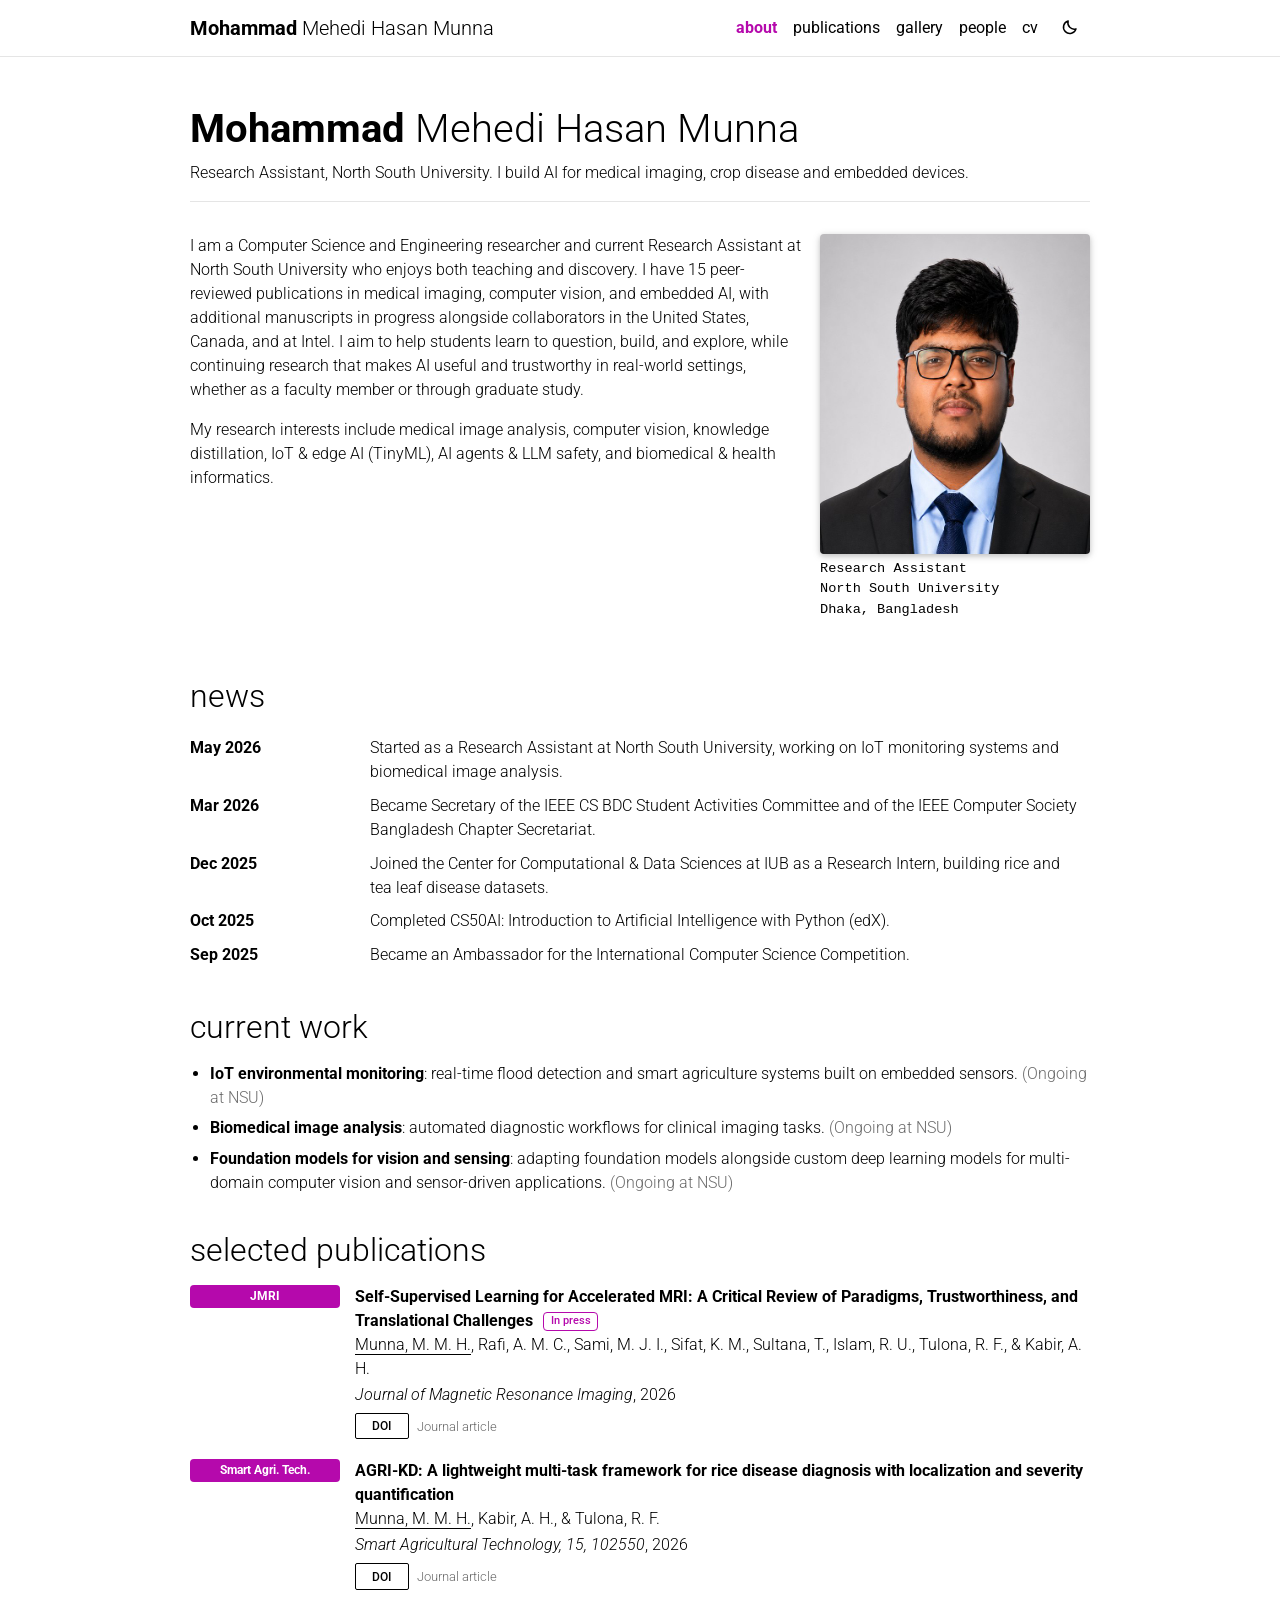
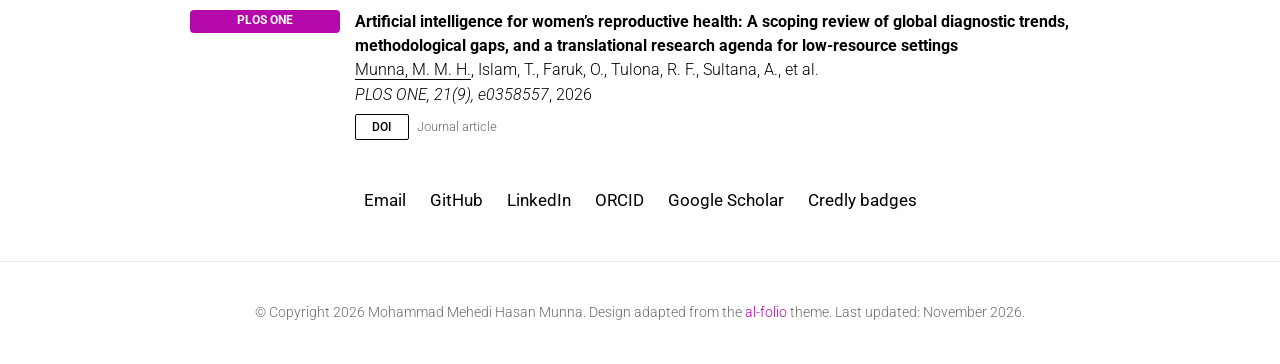
<file: index.html>
<!doctype html>
<html lang="en" data-theme="light">
<head>
  <meta charset="utf-8">
  <meta name="viewport" content="width=device-width, initial-scale=1">
  <title>Mohammad Mehedi Hasan Munna</title>
  <meta name="description" content="Research Assistant, North South University. Research on medical image analysis, computer vision and embedded AI.">
  <meta property="og:title" content="Mohammad Mehedi Hasan Munna">
  <meta property="og:description" content="Research Assistant, North South University. Research on medical image analysis, computer vision and embedded AI.">
  <meta property="og:type" content="profile">
  <meta property="og:image" content="assets/munna-og.jpg">
  <link rel="icon" href="data:image/svg+xml,%3Csvg xmlns='http://www.w3.org/2000/svg' viewBox='0 0 32 32'%3E%3Ctext x='16' y='23' font-size='20' text-anchor='middle' font-family='Arial' font-weight='700' fill='%23b509ac'%3EM%3C/text%3E%3C/svg%3E">
  <script>
    (function () {
      var t = null;
      try { t = localStorage.getItem('theme'); } catch (err) {}
      if (!t) t = window.matchMedia && window.matchMedia('(prefers-color-scheme: dark)').matches ? 'dark' : 'light';
      document.documentElement.setAttribute('data-theme', t);
    })();
  </script>
  <link rel="preconnect" href="https://fonts.googleapis.com">
  <link rel="preconnect" href="https://fonts.gstatic.com" crossorigin>
  <link href="https://fonts.googleapis.com/css2?family=Roboto:wght@300;400;500;700&display=swap" rel="stylesheet">
  <link rel="stylesheet" href="style.css">
</head>
<body>
  <a class="skip" href="#main">Skip to content</a>
  <header class="navbar">
    <div class="container nav-row">
      <a class="brand" href="index.html"><span class="strong">Mohammad</span> Mehedi Hasan Munna</a>
      <button type="button" class="menu-toggle" id="menu-toggle" aria-expanded="false" aria-controls="site-menu" aria-label="Menu">
        <span></span><span></span><span></span>
      </button>
      <nav id="site-menu" class="menu" aria-label="Main">
        <ul><li><a href="index.html" aria-current="page">about</a></li><li><a href="publications.html">publications</a></li><li><a href="gallery.html">gallery</a></li><li><a href="people.html">people</a></li><li><a href="cv.html">cv</a></li></ul>
        <button type="button" class="theme-toggle" id="theme-toggle" aria-label="Switch to dark mode"><span class="only-light"><svg viewBox="0 0 24 24" width="18" height="18" aria-hidden="true" fill="none" stroke="currentColor" stroke-width="2" stroke-linecap="round" stroke-linejoin="round"><path d="M20 14.5A8.5 8.5 0 0 1 9.5 4a8.5 8.5 0 1 0 10.5 10.5z"/></svg></span><span class="only-dark"><svg viewBox="0 0 24 24" width="18" height="18" aria-hidden="true" fill="none" stroke="currentColor" stroke-width="2" stroke-linecap="round"><circle cx="12" cy="12" r="4.5"/><path d="M12 2v2M12 20v2M4.9 4.9l1.4 1.4M17.7 17.7l1.4 1.4M2 12h2M20 12h2M4.9 19.1l1.4-1.4M17.7 6.3l1.4-1.4"/></svg></span></button>
      </nav>
    </div>
  </header>
  <main id="main" class="container">

    <div class="post">
      <header class="post-header">
        <h1 class="post-title about-title"><span class="strong">Mohammad</span> Mehedi Hasan Munna</h1>
        <p class="desc">Research Assistant, North South University. I build AI for medical imaging, crop disease and embedded devices.</p>
      </header>
      <article>
        <div class="profile float-right">
          <img class="z-depth-1 rounded" src="assets/munna.jpg" alt="Portrait of Mohammad Mehedi Hasan Munna" width="320" height="320">
          <div class="more-info"><p>Research Assistant</p><p>North South University</p><p>Dhaka, Bangladesh</p></div>
        </div>
        <div class="clearfix">
          <p>I am a Computer Science and Engineering researcher and current Research Assistant at North South University who enjoys both teaching and discovery. I have 15 peer-reviewed publications in medical imaging, computer vision, and embedded AI, with additional manuscripts in progress alongside collaborators in the United States, Canada, and at Intel. I aim to help students learn to question, build, and explore, while continuing research that makes AI useful and trustworthy in real-world settings, whether as a faculty member or through graduate study.</p>
          <p>My research interests include medical image analysis, computer vision, knowledge distillation, IoT &amp; edge AI (TinyML), AI agents &amp; LLM safety, and biomedical &amp; health informatics.</p>
        </div>

        <h2><a href="#news" id="news">news</a></h2>
        <div class="news"><table><tr><th scope="row">May 2026</th><td>Started as a Research Assistant at North South University, working on IoT monitoring systems and biomedical image analysis.</td></tr><tr><th scope="row">Mar 2026</th><td>Became Secretary of the IEEE CS BDC Student Activities Committee and of the IEEE Computer Society Bangladesh Chapter Secretariat.</td></tr><tr><th scope="row">Dec 2025</th><td>Joined the Center for Computational &amp; Data Sciences at IUB as a Research Intern, building rice and tea leaf disease datasets.</td></tr><tr><th scope="row">Oct 2025</th><td>Completed CS50AI: Introduction to Artificial Intelligence with Python (edX).</td></tr><tr><th scope="row">Sep 2025</th><td>Became an Ambassador for the International Computer Science Competition.</td></tr></table></div>

        <h2><a href="#current" id="current">current work</a></h2>
        <ul class="current"><li><span class="strong">IoT environmental monitoring</span>: real-time flood detection and smart agriculture systems built on embedded sensors. <span class="muted">(Ongoing at NSU)</span></li><li><span class="strong">Biomedical image analysis</span>: automated diagnostic workflows for clinical imaging tasks. <span class="muted">(Ongoing at NSU)</span></li><li><span class="strong">Foundation models for vision and sensing</span>: adapting foundation models alongside custom deep learning models for multi-domain computer vision and sensor-driven applications. <span class="muted">(Ongoing at NSU)</span></li></ul>

        <h2><a href="publications.html">selected publications</a></h2>
        <div class="publications"><ol class="bibliography">
          <li>
            <div class="bib-row">
              <div class="abbr"><abbr class="badge" title="Journal of Magnetic Resonance Imaging">JMRI</abbr></div>
              <div class="bib-body">
                <div class="title">Self-Supervised Learning for Accelerated MRI: A Critical Review of Paradigms, Trustworthiness, and Translational Challenges <span class="award">In press</span></div>
                <div class="author"><em>Munna, M. M. H.</em>, Rafi, A. M. C., Sami, M. J. I., Sifat, K. M., Sultana, T., Islam, R. U., Tulona, R. F., &amp; Kabir, A. H.</div>
                <div class="periodical"><em>Journal of Magnetic Resonance Imaging</em>, 2026</div>
                <div class="links"><a class="btn" href="https://doi.org/10.1002/jmri.70618">DOI</a><span class="kind">Journal article</span></div>
              </div>
            </div>
          </li>
          <li>
            <div class="bib-row">
              <div class="abbr"><abbr class="badge" title="Smart Agricultural Technology, 15, 102550">Smart Agri. Tech.</abbr></div>
              <div class="bib-body">
                <div class="title">AGRI-KD: A lightweight multi-task framework for rice disease diagnosis with localization and severity quantification</div>
                <div class="author"><em>Munna, M. M. H.</em>, Kabir, A. H., &amp; Tulona, R. F.</div>
                <div class="periodical"><em>Smart Agricultural Technology, 15, 102550</em>, 2026</div>
                <div class="links"><a class="btn" href="https://doi.org/10.1016/j.atech.2026.102550">DOI</a><span class="kind">Journal article</span></div>
              </div>
            </div>
          </li>
          <li>
            <div class="bib-row">
              <div class="abbr"><abbr class="badge" title="PLOS ONE, 21(9), e0358557">PLOS ONE</abbr></div>
              <div class="bib-body">
                <div class="title">Artificial intelligence for women’s reproductive health: A scoping review of global diagnostic trends, methodological gaps, and a translational research agenda for low-resource settings</div>
                <div class="author"><em>Munna, M. M. H.</em>, Islam, T., Faruk, O., Tulona, R. F., Sultana, A., et al.</div>
                <div class="periodical"><em>PLOS ONE, 21(9), e0358557</em>, 2026</div>
                <div class="links"><a class="btn" href="https://doi.org/10.1371/journal.pone.0358557">DOI</a><span class="kind">Journal article</span></div>
              </div>
            </div>
          </li>
        </ol></div>

        <div class="social"><a href="mailto:mohammadmehedi.munna@gmail.com">Email</a><a href="https://github.com/munna237">GitHub</a><a href="https://www.linkedin.com/in/munna237">LinkedIn</a><a href="https://orcid.org/0009-0000-0860-9337">ORCID</a><a href="https://scholar.google.com/citations?user=1kIGglAAAAAJ">Google Scholar</a><a href="https://www.credly.com/users/mohammad-mehedi-hasan-munna.922d92f8">Credly badges</a></div>
      </article>
    </div>
  </main>
  <footer class="site-foot">
    <div class="container">
      &copy; Copyright 2026 Mohammad Mehedi Hasan Munna. Design adapted from the <a href="https://github.com/alshedivat/al-folio">al-folio</a> theme. Last updated: November 2026.
    </div>
  </footer>

  <script>
    (function () {
      var root = document.documentElement;
      var btn = document.getElementById('theme-toggle');
      function sync() { btn.setAttribute('aria-label', root.getAttribute('data-theme') === 'dark' ? 'Switch to light mode' : 'Switch to dark mode'); }
      sync();
      btn.addEventListener('click', function () {
        var next = root.getAttribute('data-theme') === 'dark' ? 'light' : 'dark';
        root.setAttribute('data-theme', next);
        try { localStorage.setItem('theme', next); } catch (err) {}
        sync();
      });
      var menuBtn = document.getElementById('menu-toggle');
      var menu = document.getElementById('site-menu');
      root.classList.add('js');
      menuBtn.addEventListener('click', function () {
        var open = menuBtn.getAttribute('aria-expanded') === 'true';
        menuBtn.setAttribute('aria-expanded', String(!open));
        menu.classList.toggle('open', !open);
      });
    })();
  </script>

</body>
</html>
</file>
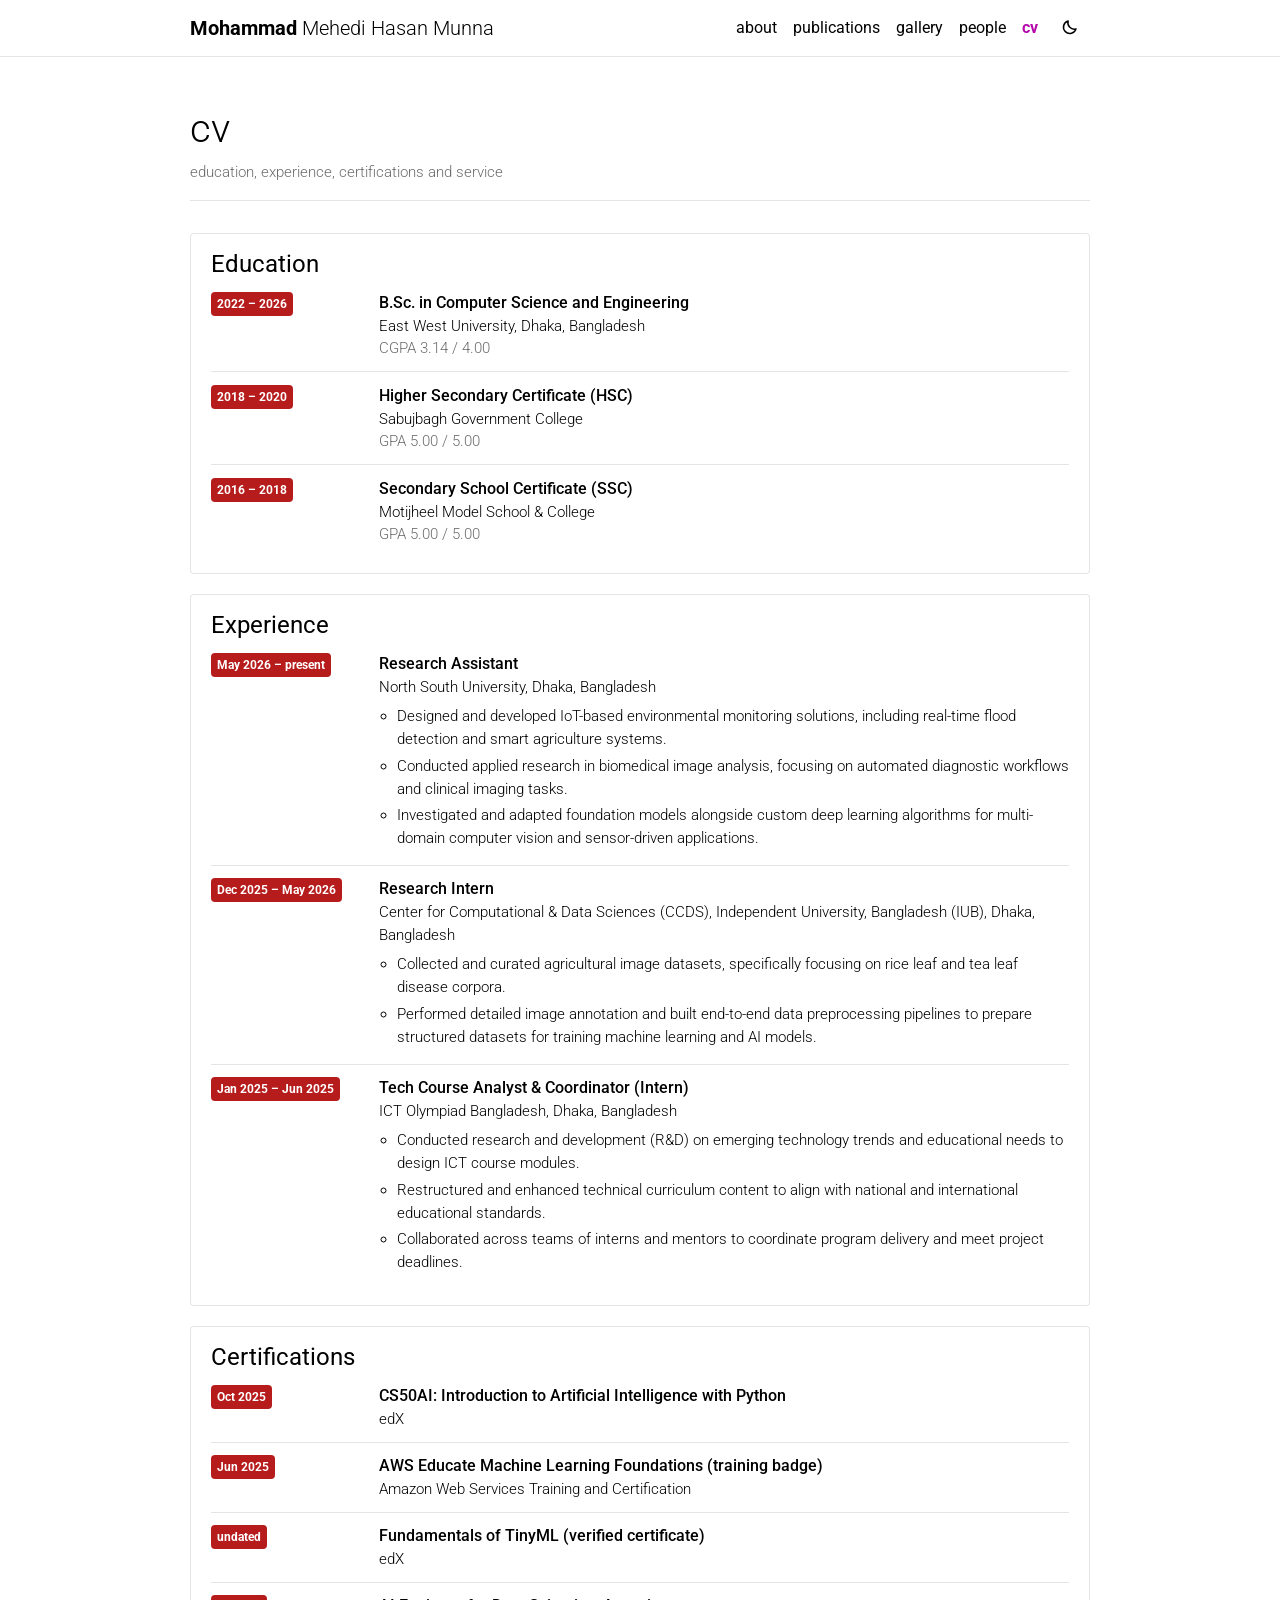
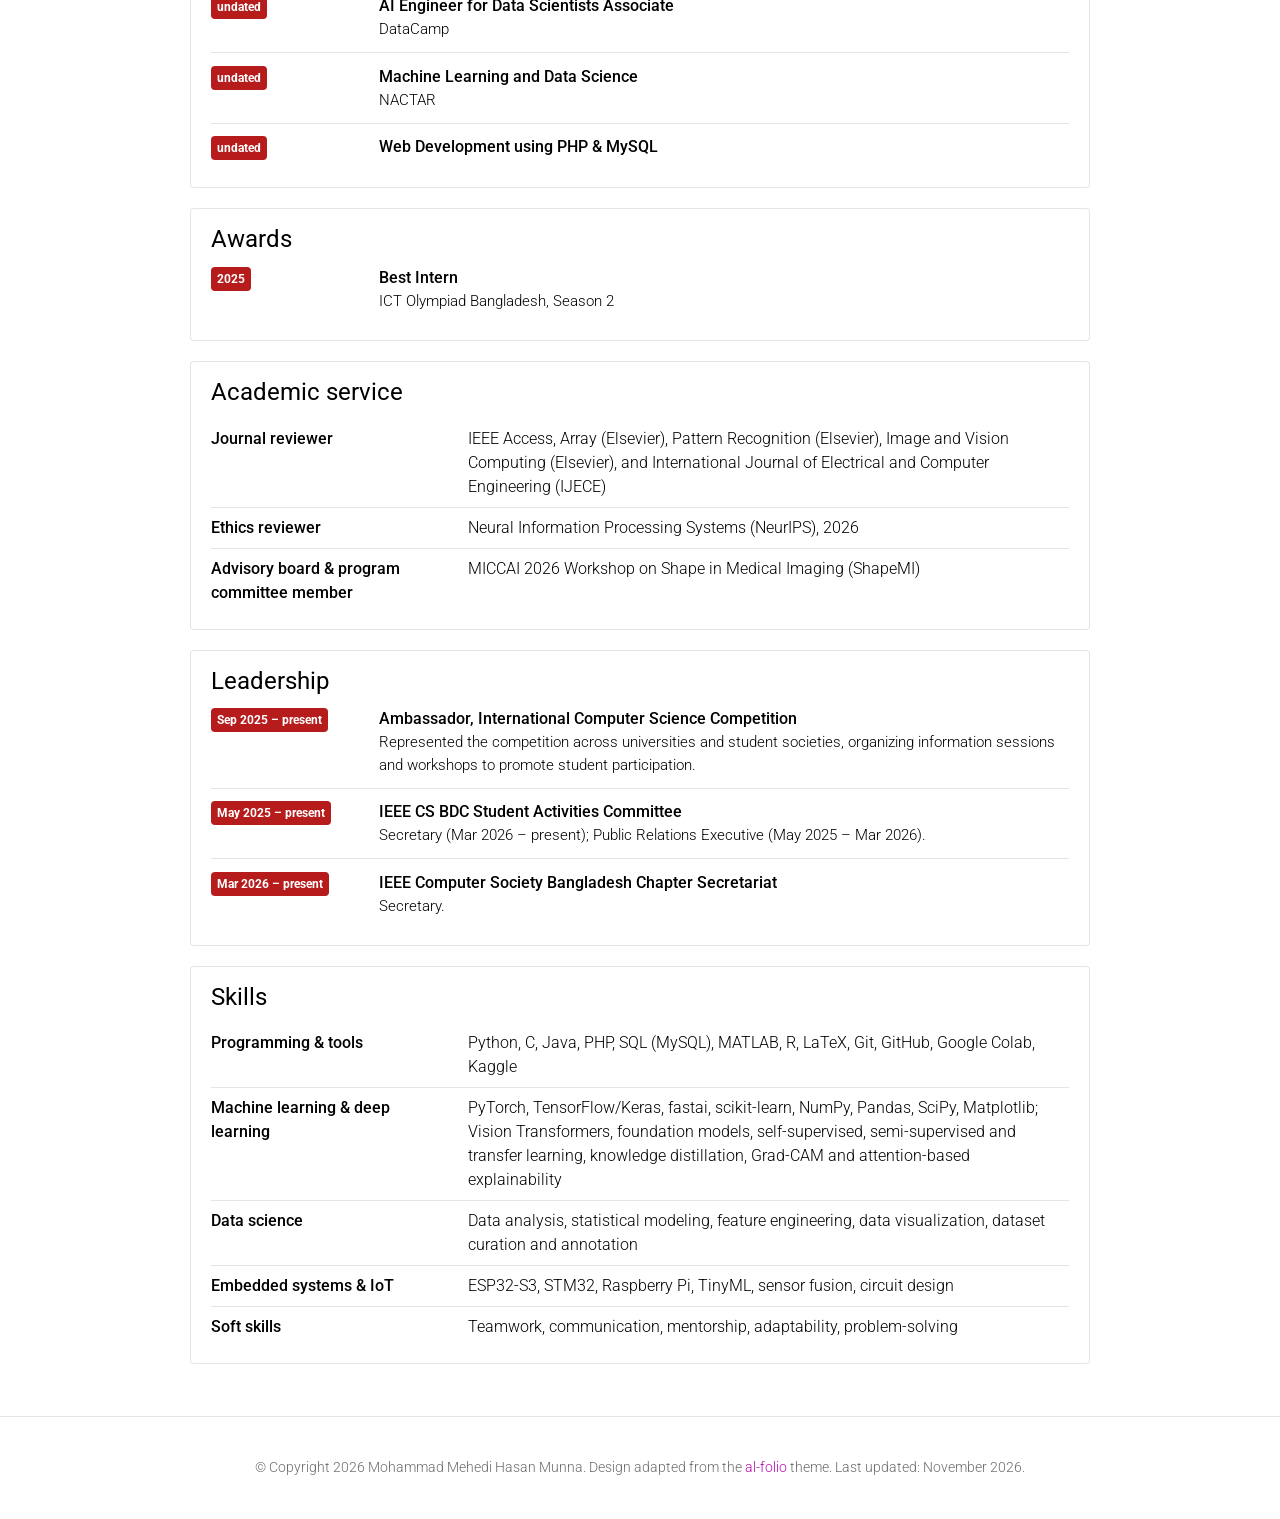
<file: cv.html>
<!doctype html>
<html lang="en" data-theme="light">
<head>
  <meta charset="utf-8">
  <meta name="viewport" content="width=device-width, initial-scale=1">
  <title>cv | Mohammad Mehedi Hasan Munna</title>
  <meta name="description" content="Education, experience, certifications and service of Mohammad Mehedi Hasan Munna.">
  <meta property="og:title" content="cv | Mohammad Mehedi Hasan Munna">
  <meta property="og:description" content="Education, experience, certifications and service of Mohammad Mehedi Hasan Munna.">
  <meta property="og:type" content="profile">
  <meta property="og:image" content="assets/munna-og.jpg">
  <link rel="icon" href="data:image/svg+xml,%3Csvg xmlns='http://www.w3.org/2000/svg' viewBox='0 0 32 32'%3E%3Ctext x='16' y='23' font-size='20' text-anchor='middle' font-family='Arial' font-weight='700' fill='%23b509ac'%3EM%3C/text%3E%3C/svg%3E">
  <script>
    (function () {
      var t = null;
      try { t = localStorage.getItem('theme'); } catch (err) {}
      if (!t) t = window.matchMedia && window.matchMedia('(prefers-color-scheme: dark)').matches ? 'dark' : 'light';
      document.documentElement.setAttribute('data-theme', t);
    })();
  </script>
  <link rel="preconnect" href="https://fonts.googleapis.com">
  <link rel="preconnect" href="https://fonts.gstatic.com" crossorigin>
  <link href="https://fonts.googleapis.com/css2?family=Roboto:wght@300;400;500;700&display=swap" rel="stylesheet">
  <link rel="stylesheet" href="style.css">
</head>
<body>
  <a class="skip" href="#main">Skip to content</a>
  <header class="navbar">
    <div class="container nav-row">
      <a class="brand" href="index.html"><span class="strong">Mohammad</span> Mehedi Hasan Munna</a>
      <button type="button" class="menu-toggle" id="menu-toggle" aria-expanded="false" aria-controls="site-menu" aria-label="Menu">
        <span></span><span></span><span></span>
      </button>
      <nav id="site-menu" class="menu" aria-label="Main">
        <ul><li><a href="index.html">about</a></li><li><a href="publications.html">publications</a></li><li><a href="gallery.html">gallery</a></li><li><a href="people.html">people</a></li><li><a href="cv.html" aria-current="page">cv</a></li></ul>
        <button type="button" class="theme-toggle" id="theme-toggle" aria-label="Switch to dark mode"><span class="only-light"><svg viewBox="0 0 24 24" width="18" height="18" aria-hidden="true" fill="none" stroke="currentColor" stroke-width="2" stroke-linecap="round" stroke-linejoin="round"><path d="M20 14.5A8.5 8.5 0 0 1 9.5 4a8.5 8.5 0 1 0 10.5 10.5z"/></svg></span><span class="only-dark"><svg viewBox="0 0 24 24" width="18" height="18" aria-hidden="true" fill="none" stroke="currentColor" stroke-width="2" stroke-linecap="round"><circle cx="12" cy="12" r="4.5"/><path d="M12 2v2M12 20v2M4.9 4.9l1.4 1.4M17.7 17.7l1.4 1.4M2 12h2M20 12h2M4.9 19.1l1.4-1.4M17.7 6.3l1.4-1.4"/></svg></span></button>
      </nav>
    </div>
  </header>
  <main id="main" class="container">

    <div class="post">
      
    <header class="post-header">
      <h1 class="post-title">cv</h1>
      <p class="post-description">education, experience, certifications and service</p>
    </header>
      <article class="cv">
        
      <section class="card cv-card" id="education">
        <h2 class="card-title">Education</h2>
        <ul class="cv-list">
          <li>
            <div class="cv-date"><span class="badge-date">2022 – 2026</span></div>
            <div class="cv-body"><div class="cv-title">B.Sc. in Computer Science and Engineering</div><div class="cv-sub">East West University, Dhaka, Bangladesh</div><div class="cv-sub muted">CGPA 3.14 / 4.00</div></div>
          </li>
          <li>
            <div class="cv-date"><span class="badge-date">2018 – 2020</span></div>
            <div class="cv-body"><div class="cv-title">Higher Secondary Certificate (HSC)</div><div class="cv-sub">Sabujbagh Government College</div><div class="cv-sub muted">GPA 5.00 / 5.00</div></div>
          </li>
          <li>
            <div class="cv-date"><span class="badge-date">2016 – 2018</span></div>
            <div class="cv-body"><div class="cv-title">Secondary School Certificate (SSC)</div><div class="cv-sub">Motijheel Model School &amp; College</div><div class="cv-sub muted">GPA 5.00 / 5.00</div></div>
          </li>
        </ul>
      </section>
        
      <section class="card cv-card" id="experience">
        <h2 class="card-title">Experience</h2>
        <ul class="cv-list">
          <li>
            <div class="cv-date"><span class="badge-date">May 2026 – present</span></div>
            <div class="cv-body"><div class="cv-title">Research Assistant</div><div class="cv-sub">North South University, Dhaka, Bangladesh</div><ul class="cv-points"><li>Designed and developed IoT-based environmental monitoring solutions, including real-time flood detection and smart agriculture systems.</li><li>Conducted applied research in biomedical image analysis, focusing on automated diagnostic workflows and clinical imaging tasks.</li><li>Investigated and adapted foundation models alongside custom deep learning algorithms for multi-domain computer vision and sensor-driven applications.</li></ul></div>
          </li>
          <li>
            <div class="cv-date"><span class="badge-date">Dec 2025 – May 2026</span></div>
            <div class="cv-body"><div class="cv-title">Research Intern</div><div class="cv-sub">Center for Computational &amp; Data Sciences (CCDS), Independent University, Bangladesh (IUB), Dhaka, Bangladesh</div><ul class="cv-points"><li>Collected and curated agricultural image datasets, specifically focusing on rice leaf and tea leaf disease corpora.</li><li>Performed detailed image annotation and built end-to-end data preprocessing pipelines to prepare structured datasets for training machine learning and AI models.</li></ul></div>
          </li>
          <li>
            <div class="cv-date"><span class="badge-date">Jan 2025 – Jun 2025</span></div>
            <div class="cv-body"><div class="cv-title">Tech Course Analyst &amp; Coordinator (Intern)</div><div class="cv-sub">ICT Olympiad Bangladesh, Dhaka, Bangladesh</div><ul class="cv-points"><li>Conducted research and development (R&amp;D) on emerging technology trends and educational needs to design ICT course modules.</li><li>Restructured and enhanced technical curriculum content to align with national and international educational standards.</li><li>Collaborated across teams of interns and mentors to coordinate program delivery and meet project deadlines.</li></ul></div>
          </li>
        </ul>
      </section>
        
      <section class="card cv-card" id="certifications">
        <h2 class="card-title">Certifications</h2>
        <ul class="cv-list">
          <li>
            <div class="cv-date"><span class="badge-date">Oct 2025</span></div>
            <div class="cv-body"><div class="cv-title">CS50AI: Introduction to Artificial Intelligence with Python</div><div class="cv-sub">edX</div></div>
          </li>
          <li>
            <div class="cv-date"><span class="badge-date">Jun 2025</span></div>
            <div class="cv-body"><div class="cv-title">AWS Educate Machine Learning Foundations (training badge)</div><div class="cv-sub">Amazon Web Services Training and Certification</div></div>
          </li>
          <li>
            <div class="cv-date"><span class="badge-date">undated</span></div>
            <div class="cv-body"><div class="cv-title">Fundamentals of TinyML (verified certificate)</div><div class="cv-sub">edX</div></div>
          </li>
          <li>
            <div class="cv-date"><span class="badge-date">undated</span></div>
            <div class="cv-body"><div class="cv-title">AI Engineer for Data Scientists Associate</div><div class="cv-sub">DataCamp</div></div>
          </li>
          <li>
            <div class="cv-date"><span class="badge-date">undated</span></div>
            <div class="cv-body"><div class="cv-title">Machine Learning and Data Science</div><div class="cv-sub">NACTAR</div></div>
          </li>
          <li>
            <div class="cv-date"><span class="badge-date">undated</span></div>
            <div class="cv-body"><div class="cv-title">Web Development using PHP &amp; MySQL</div></div>
          </li>
        </ul>
      </section>
        
      <section class="card cv-card" id="awards">
        <h2 class="card-title">Awards</h2>
        <ul class="cv-list">
          <li>
            <div class="cv-date"><span class="badge-date">2025</span></div>
            <div class="cv-body"><div class="cv-title">Best Intern</div><div class="cv-sub">ICT Olympiad Bangladesh, Season 2</div></div>
          </li>
        </ul>
      </section>
        <section class="card cv-card" id="service"><h2 class="card-title">Academic service</h2><table class="kv"><tr><th scope="row">Journal reviewer</th><td>IEEE Access, Array (Elsevier), Pattern Recognition (Elsevier), Image and Vision Computing (Elsevier), and International Journal of Electrical and Computer Engineering (IJECE)</td></tr><tr><th scope="row">Ethics reviewer</th><td>Neural Information Processing Systems (NeurIPS), 2026</td></tr><tr><th scope="row">Advisory board &amp; program committee member</th><td>MICCAI 2026 Workshop on Shape in Medical Imaging (ShapeMI)</td></tr></table></section>
        
      <section class="card cv-card" id="leadership">
        <h2 class="card-title">Leadership</h2>
        <ul class="cv-list">
          <li>
            <div class="cv-date"><span class="badge-date">Sep 2025 – present</span></div>
            <div class="cv-body"><div class="cv-title">Ambassador, International Computer Science Competition</div><div class="cv-sub">Represented the competition across universities and student societies, organizing information sessions and workshops to promote student participation.</div></div>
          </li>
          <li>
            <div class="cv-date"><span class="badge-date">May 2025 – present</span></div>
            <div class="cv-body"><div class="cv-title">IEEE CS BDC Student Activities Committee</div><div class="cv-sub">Secretary (Mar 2026 – present); Public Relations Executive (May 2025 – Mar 2026).</div></div>
          </li>
          <li>
            <div class="cv-date"><span class="badge-date">Mar 2026 – present</span></div>
            <div class="cv-body"><div class="cv-title">IEEE Computer Society Bangladesh Chapter Secretariat</div><div class="cv-sub">Secretary.</div></div>
          </li>
        </ul>
      </section>
        <section class="card cv-card" id="skills"><h2 class="card-title">Skills</h2><table class="kv"><tr><th scope="row">Programming &amp; tools</th><td>Python, C, Java, PHP, SQL (MySQL), MATLAB, R, LaTeX, Git, GitHub, Google Colab, Kaggle</td></tr><tr><th scope="row">Machine learning &amp; deep learning</th><td>PyTorch, TensorFlow/Keras, fastai, scikit-learn, NumPy, Pandas, SciPy, Matplotlib; Vision Transformers, foundation models, self-supervised, semi-supervised and transfer learning, knowledge distillation, Grad-CAM and attention-based explainability</td></tr><tr><th scope="row">Data science</th><td>Data analysis, statistical modeling, feature engineering, data visualization, dataset curation and annotation</td></tr><tr><th scope="row">Embedded systems &amp; IoT</th><td>ESP32-S3, STM32, Raspberry Pi, TinyML, sensor fusion, circuit design</td></tr><tr><th scope="row">Soft skills</th><td>Teamwork, communication, mentorship, adaptability, problem-solving</td></tr></table></section>
      </article>
    </div>
  </main>
  <footer class="site-foot">
    <div class="container">
      &copy; Copyright 2026 Mohammad Mehedi Hasan Munna. Design adapted from the <a href="https://github.com/alshedivat/al-folio">al-folio</a> theme. Last updated: November 2026.
    </div>
  </footer>

  <script>
    (function () {
      var root = document.documentElement;
      var btn = document.getElementById('theme-toggle');
      function sync() { btn.setAttribute('aria-label', root.getAttribute('data-theme') === 'dark' ? 'Switch to light mode' : 'Switch to dark mode'); }
      sync();
      btn.addEventListener('click', function () {
        var next = root.getAttribute('data-theme') === 'dark' ? 'light' : 'dark';
        root.setAttribute('data-theme', next);
        try { localStorage.setItem('theme', next); } catch (err) {}
        sync();
      });
      var menuBtn = document.getElementById('menu-toggle');
      var menu = document.getElementById('site-menu');
      root.classList.add('js');
      menuBtn.addEventListener('click', function () {
        var open = menuBtn.getAttribute('aria-expanded') === 'true';
        menuBtn.setAttribute('aria-expanded', String(!open));
        menu.classList.toggle('open', !open);
      });
    })();
  </script>

</body>
</html>
</file>
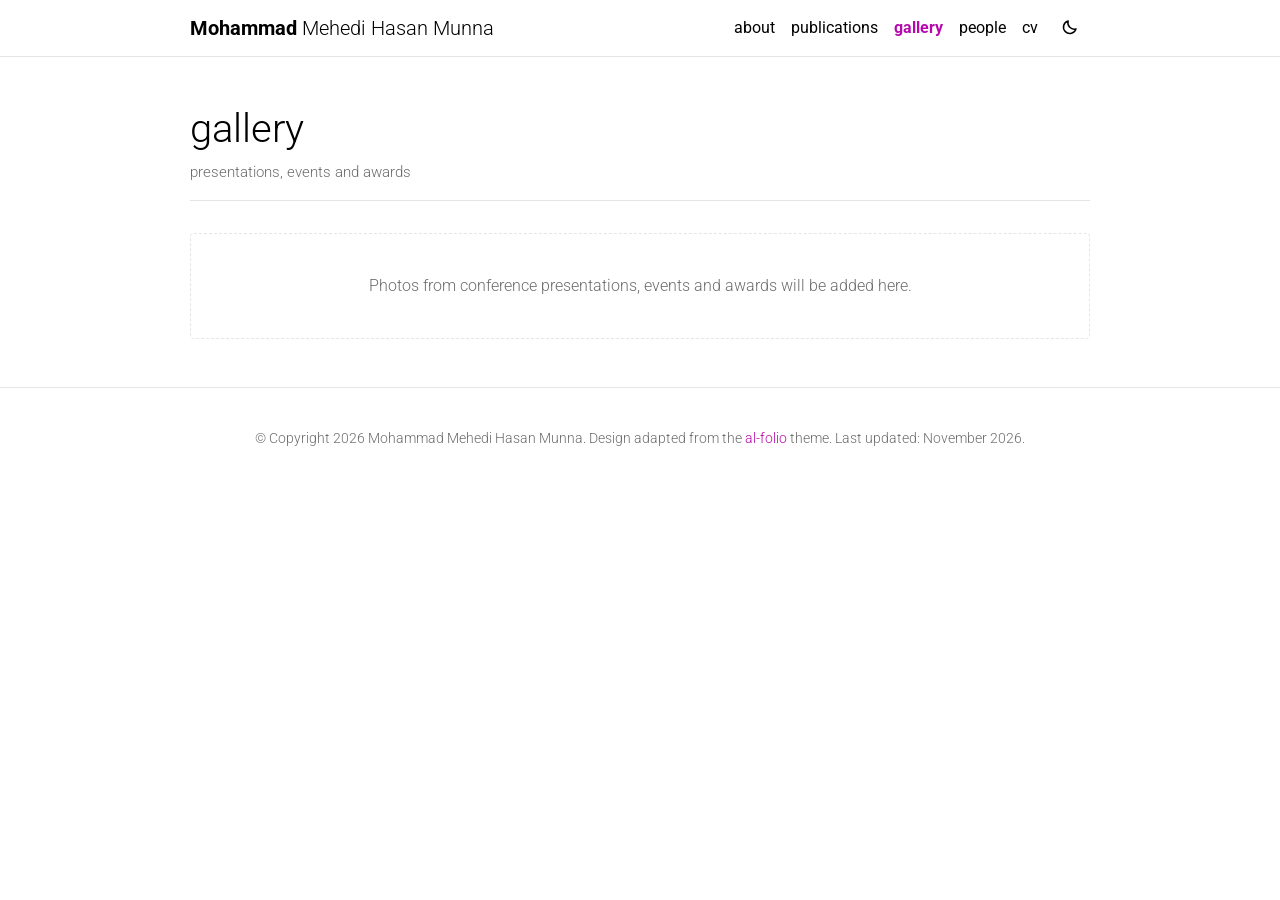
<file: gallery.html>
<!doctype html>
<html lang="en" data-theme="light">
<head>
  <meta charset="utf-8">
  <meta name="viewport" content="width=device-width, initial-scale=1">
  <title>gallery | Mohammad Mehedi Hasan Munna</title>
  <meta name="description" content="Photos of Mohammad Mehedi Hasan Munna presenting research and at academic events.">
  <meta property="og:title" content="gallery | Mohammad Mehedi Hasan Munna">
  <meta property="og:description" content="Photos of Mohammad Mehedi Hasan Munna presenting research and at academic events.">
  <meta property="og:type" content="profile">
  <meta property="og:image" content="assets/munna-og.jpg">
  <link rel="icon" href="data:image/svg+xml,%3Csvg xmlns='http://www.w3.org/2000/svg' viewBox='0 0 32 32'%3E%3Ctext x='16' y='23' font-size='20' text-anchor='middle' font-family='Arial' font-weight='700' fill='%23b509ac'%3EM%3C/text%3E%3C/svg%3E">
  <script>
    (function () {
      var t = null;
      try { t = localStorage.getItem('theme'); } catch (err) {}
      if (!t) t = window.matchMedia && window.matchMedia('(prefers-color-scheme: dark)').matches ? 'dark' : 'light';
      document.documentElement.setAttribute('data-theme', t);
    })();
  </script>
  <link rel="preconnect" href="https://fonts.googleapis.com">
  <link rel="preconnect" href="https://fonts.gstatic.com" crossorigin>
  <link href="https://fonts.googleapis.com/css2?family=Roboto:wght@300;400;500;700&display=swap" rel="stylesheet">
  <link rel="stylesheet" href="style.css">
</head>
<body>
  <a class="skip" href="#main">Skip to content</a>
  <header class="navbar">
    <div class="container nav-row">
      <a class="brand" href="index.html"><span class="strong">Mohammad</span> Mehedi Hasan Munna</a>
      <button type="button" class="menu-toggle" id="menu-toggle" aria-expanded="false" aria-controls="site-menu" aria-label="Menu">
        <span></span><span></span><span></span>
      </button>
      <nav id="site-menu" class="menu" aria-label="Main">
        <ul><li><a href="index.html">about</a></li><li><a href="publications.html">publications</a></li><li><a href="gallery.html" aria-current="page">gallery</a></li><li><a href="people.html">people</a></li><li><a href="cv.html">cv</a></li></ul>
        <button type="button" class="theme-toggle" id="theme-toggle" aria-label="Switch to dark mode"><span class="only-light"><svg viewBox="0 0 24 24" width="18" height="18" aria-hidden="true" fill="none" stroke="currentColor" stroke-width="2" stroke-linecap="round" stroke-linejoin="round"><path d="M20 14.5A8.5 8.5 0 0 1 9.5 4a8.5 8.5 0 1 0 10.5 10.5z"/></svg></span><span class="only-dark"><svg viewBox="0 0 24 24" width="18" height="18" aria-hidden="true" fill="none" stroke="currentColor" stroke-width="2" stroke-linecap="round"><circle cx="12" cy="12" r="4.5"/><path d="M12 2v2M12 20v2M4.9 4.9l1.4 1.4M17.7 17.7l1.4 1.4M2 12h2M20 12h2M4.9 19.1l1.4-1.4M17.7 6.3l1.4-1.4"/></svg></span></button>
      </nav>
    </div>
  </header>
  <main id="main" class="container">

    <div class="post">
      
    <header class="post-header">
      <h1 class="post-title">gallery</h1>
      <p class="post-description">presentations, events and awards</p>
    </header>
      <article>
      <p class="empty">Photos from conference presentations, events and awards will be added here.</p>
      </article>
    </div>
  </main>
  <footer class="site-foot">
    <div class="container">
      &copy; Copyright 2026 Mohammad Mehedi Hasan Munna. Design adapted from the <a href="https://github.com/alshedivat/al-folio">al-folio</a> theme. Last updated: November 2026.
    </div>
  </footer>

  <script>
    (function () {
      var root = document.documentElement;
      var btn = document.getElementById('theme-toggle');
      function sync() { btn.setAttribute('aria-label', root.getAttribute('data-theme') === 'dark' ? 'Switch to light mode' : 'Switch to dark mode'); }
      sync();
      btn.addEventListener('click', function () {
        var next = root.getAttribute('data-theme') === 'dark' ? 'light' : 'dark';
        root.setAttribute('data-theme', next);
        try { localStorage.setItem('theme', next); } catch (err) {}
        sync();
      });
      var menuBtn = document.getElementById('menu-toggle');
      var menu = document.getElementById('site-menu');
      root.classList.add('js');
      menuBtn.addEventListener('click', function () {
        var open = menuBtn.getAttribute('aria-expanded') === 'true';
        menuBtn.setAttribute('aria-expanded', String(!open));
        menu.classList.toggle('open', !open);
      });
    })();
  </script>

</body>
</html>
</file>
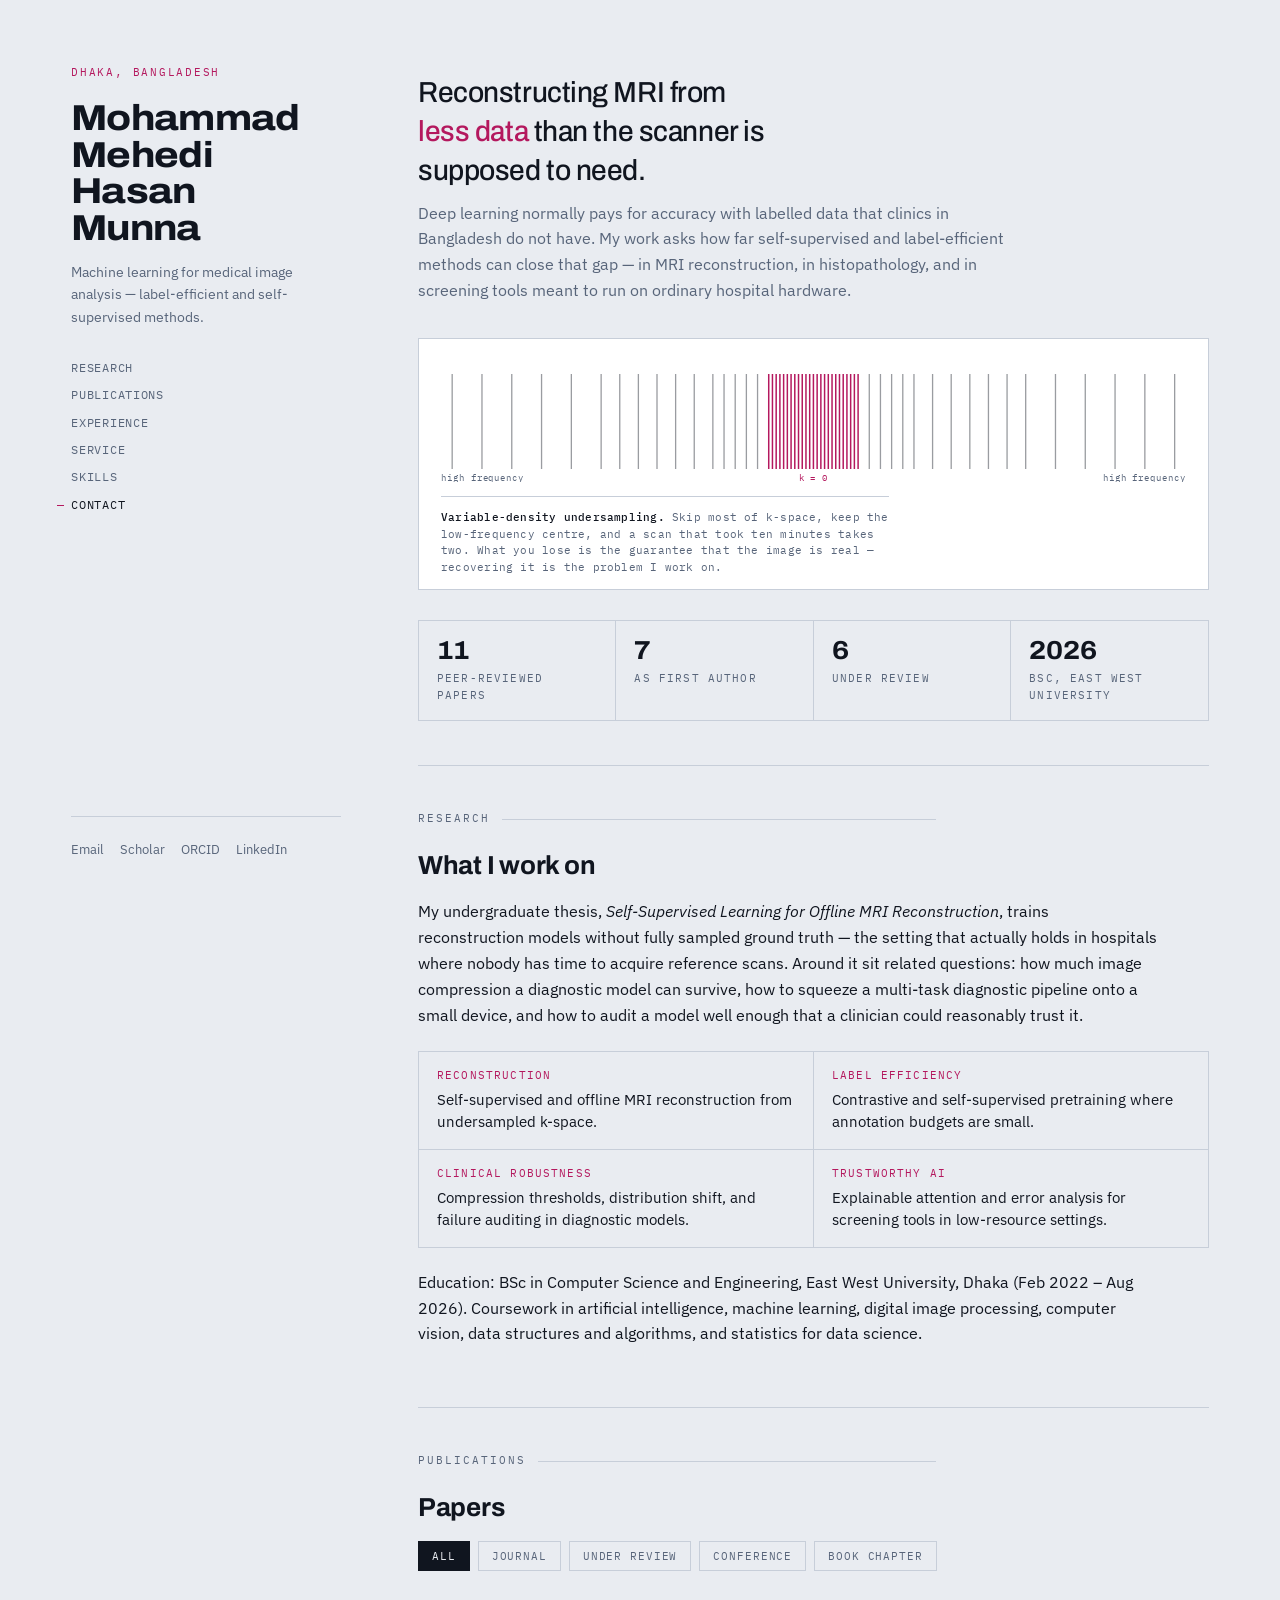
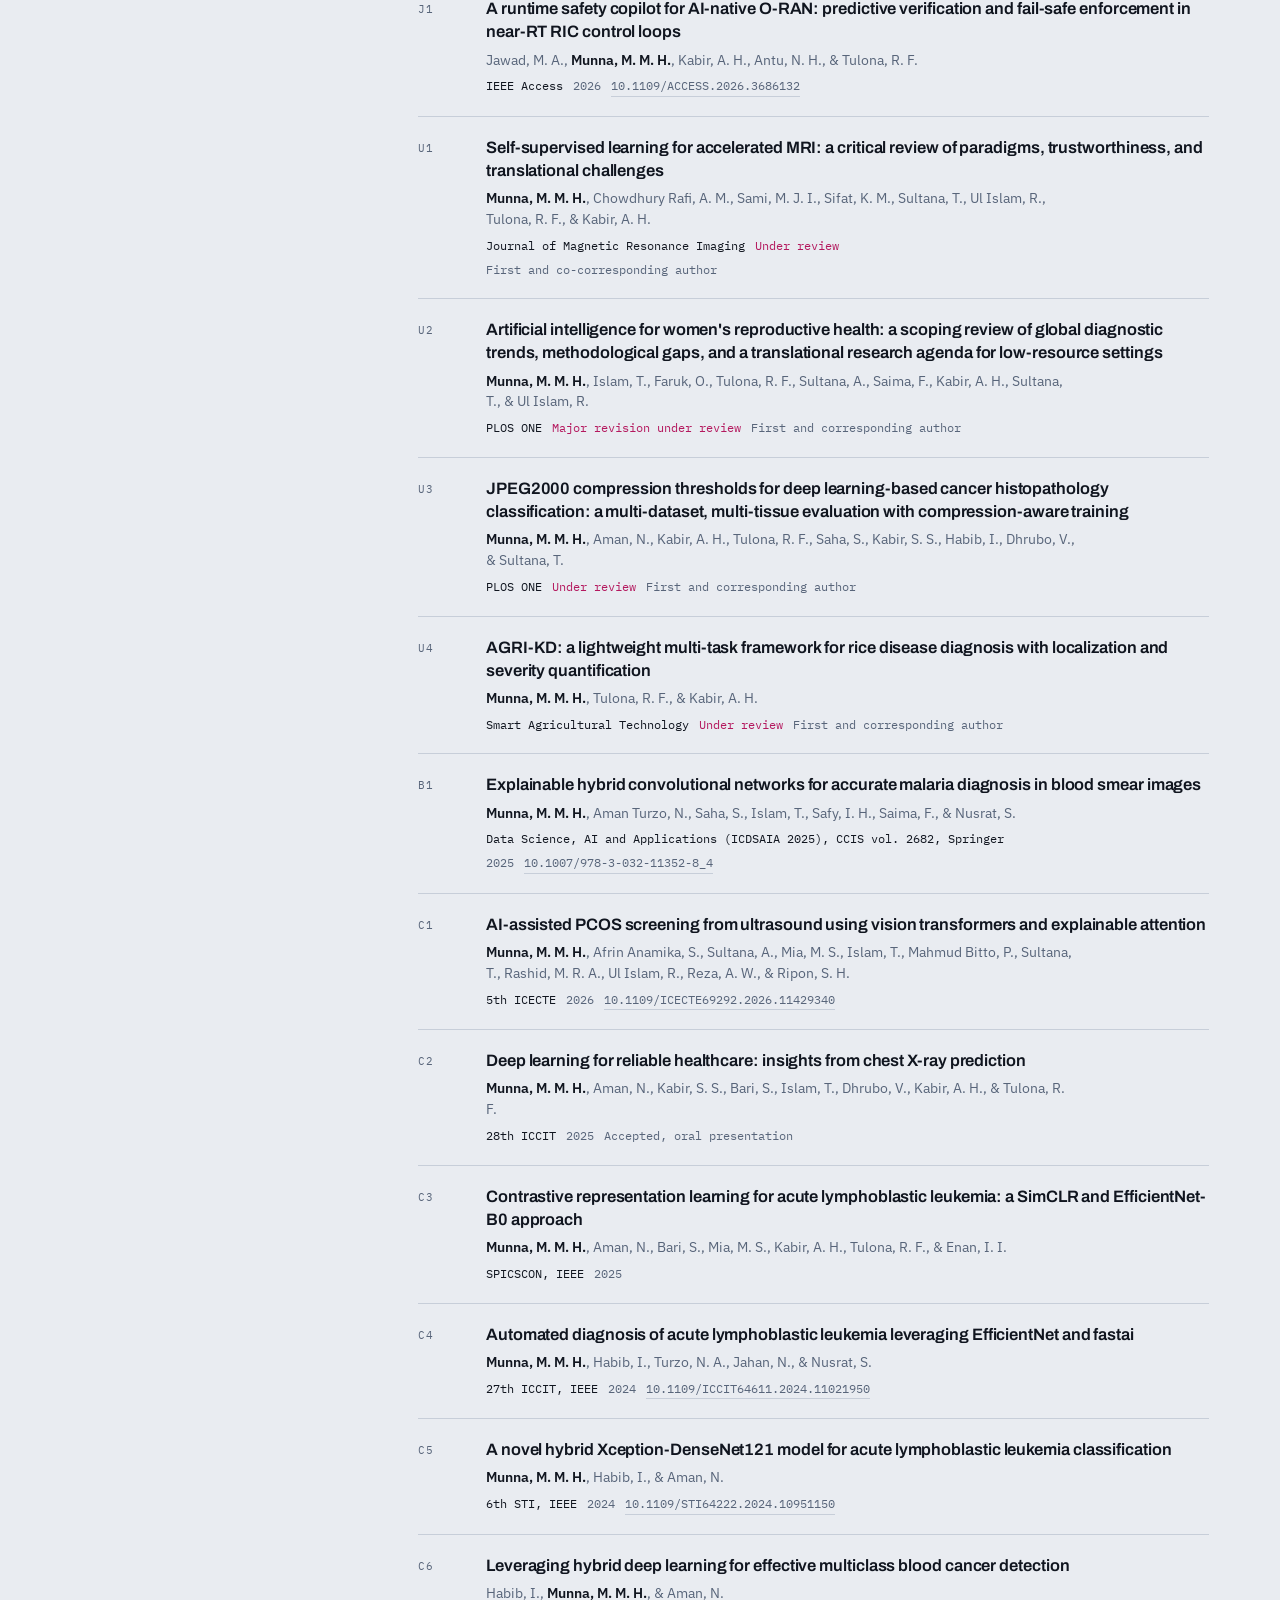
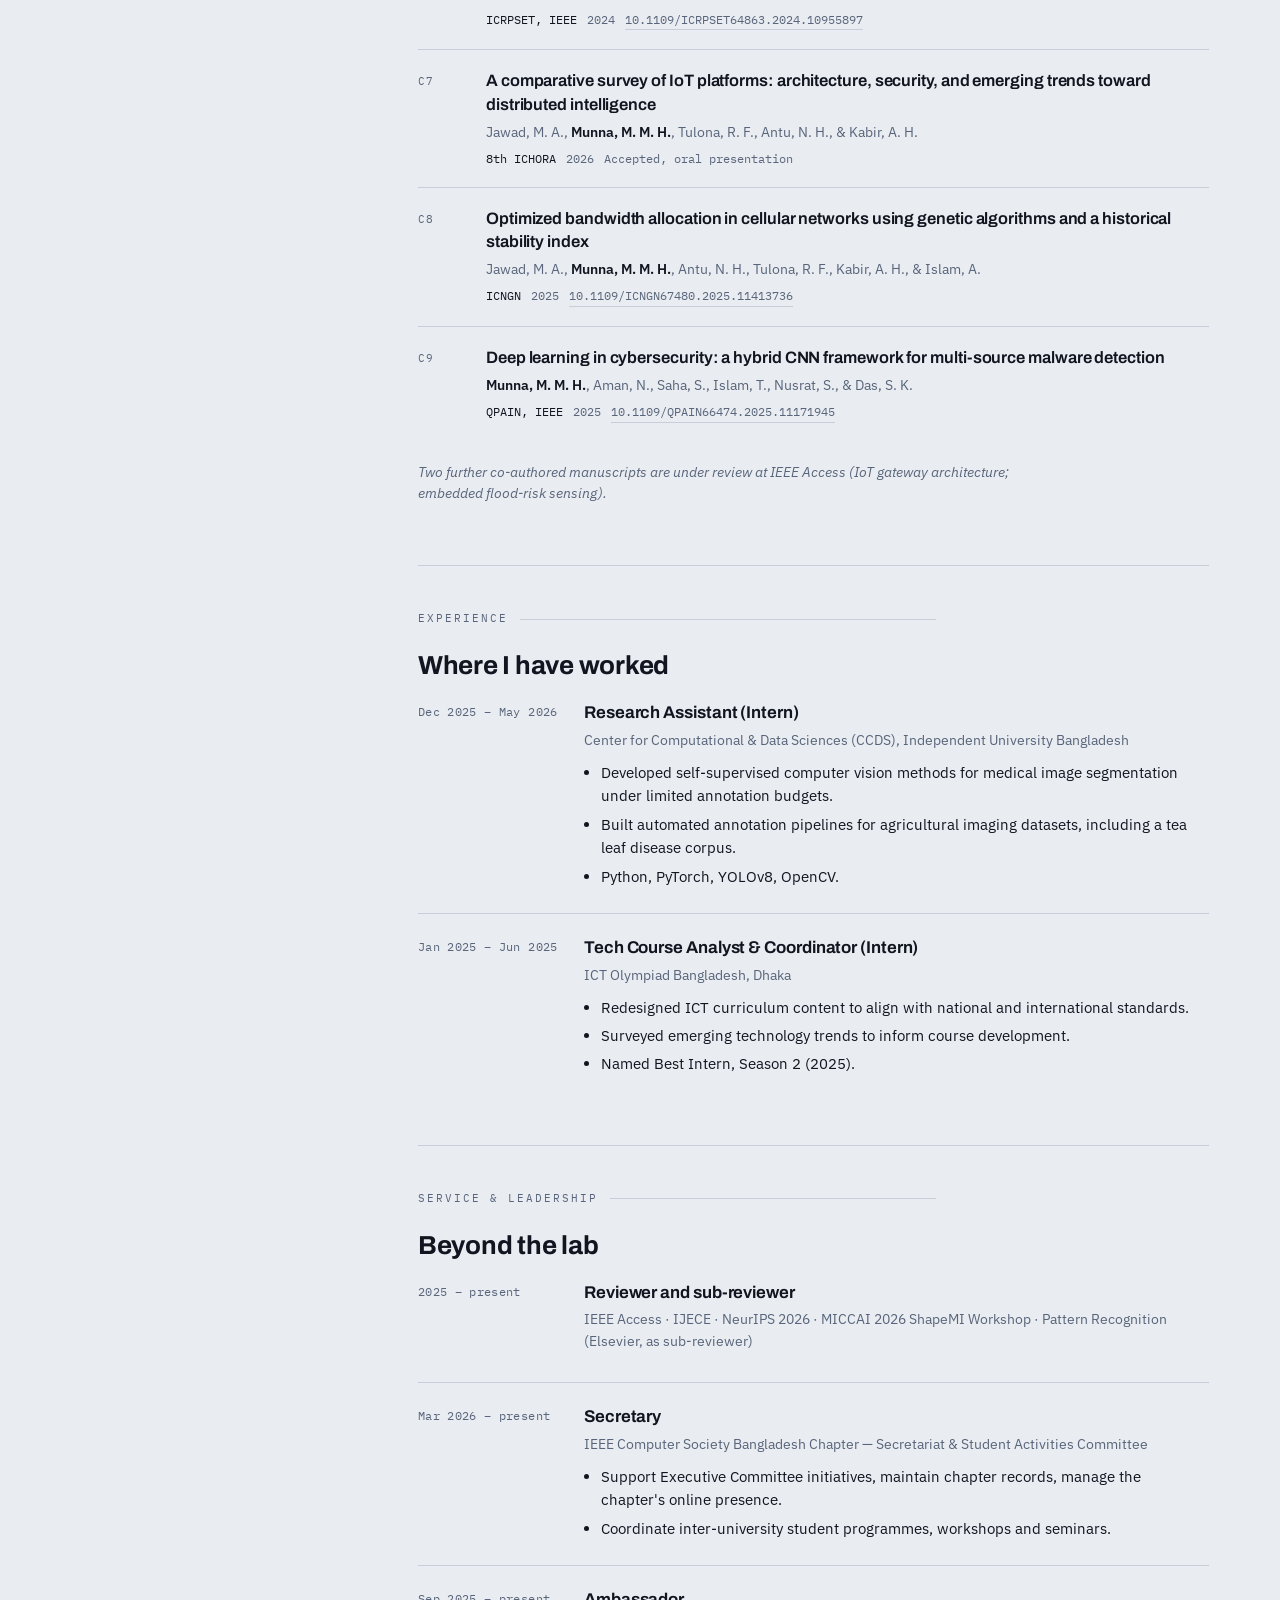
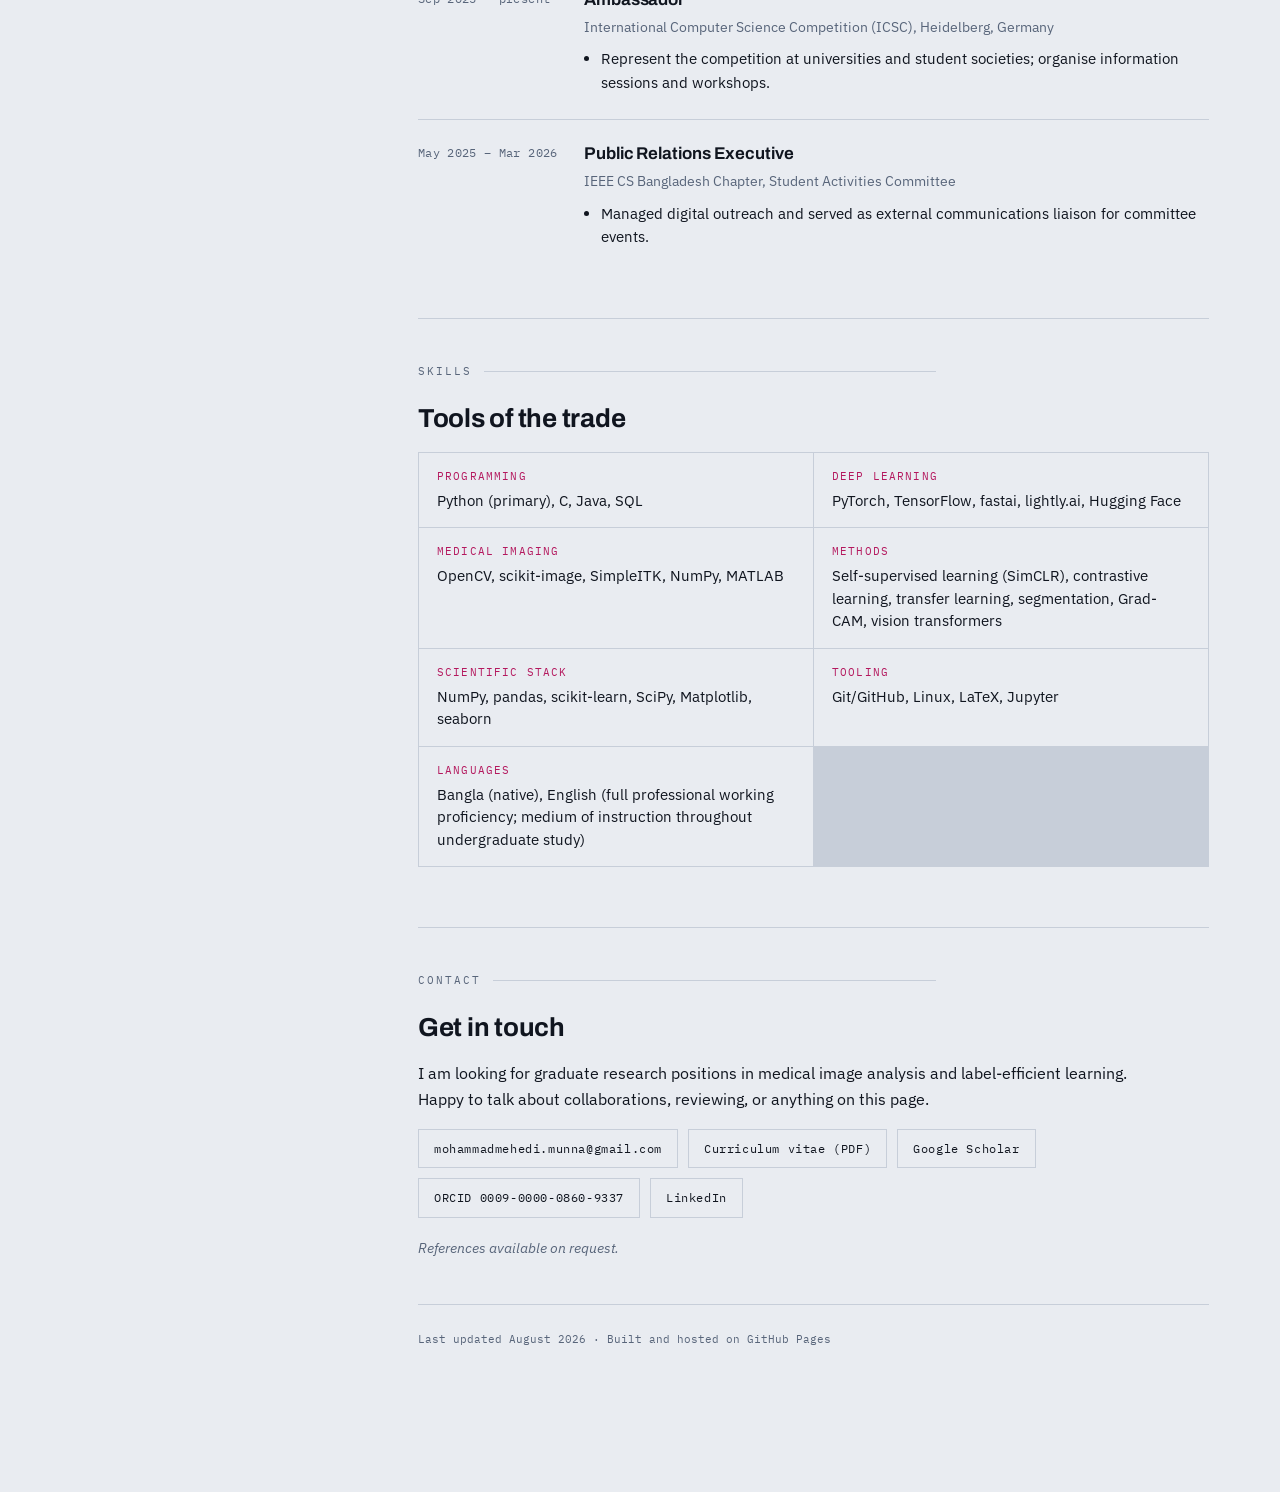
<file: index (6).html>
<!DOCTYPE html>
<html lang="en">
<head>
<meta charset="utf-8">
<meta name="viewport" content="width=device-width, initial-scale=1">
<title>Mohammad Mehedi Hasan Munna — Medical image analysis &amp; self-supervised learning</title>
<meta name="description" content="Computer science researcher working on label-efficient and self-supervised machine learning for medical image analysis, with a focus on accelerated MRI reconstruction for low-resource clinical settings.">
<meta property="og:title" content="Mohammad Mehedi Hasan Munna">
<meta property="og:description" content="Machine learning for medical image analysis — self-supervised MRI reconstruction for low-resource clinical settings.">
<meta property="og:type" content="profile">
<link rel="preconnect" href="https://fonts.googleapis.com">
<link rel="preconnect" href="https://fonts.gstatic.com" crossorigin>
<link href="https://fonts.googleapis.com/css2?family=Archivo:wdth,wght@62..125,400..800&family=IBM+Plex+Mono:wght@400;500&family=IBM+Plex+Sans:wght@400;500;600&display=swap" rel="stylesheet">
<style>
:root{
  --film:#e9ecf1;
  --paper:#ffffff;
  --ink:#10151f;
  --slate:#58657a;
  --rule:#c7ced9;
  --phase:#b4185e;
  --display:"Archivo","Helvetica Neue",Arial,sans-serif;
  --body:"IBM Plex Sans","Segoe UI",system-ui,sans-serif;
  --mono:"IBM Plex Mono",ui-monospace,"SF Mono",Menlo,monospace;
  --gut:clamp(20px,4vw,56px);
}
*{box-sizing:border-box}
html{scroll-behavior:smooth}
body{
  margin:0;
  background:var(--film);
  color:var(--ink);
  font-family:var(--body);
  font-size:16px;
  line-height:1.62;
  -webkit-font-smoothing:antialiased;
}
a{color:var(--ink);text-decoration:none;border-bottom:1px solid var(--rule)}
a:hover{color:var(--phase);border-bottom-color:var(--phase)}
a:focus-visible,button:focus-visible{outline:2px solid var(--phase);outline-offset:3px;border-radius:2px}

/* ---------- shell ---------- */
.shell{max-width:1240px;margin:0 auto;padding:0 var(--gut)}
@media(min-width:940px){
  .shell{display:grid;grid-template-columns:270px minmax(0,1fr);gap:clamp(40px,6vw,88px);align-items:start}
}

/* ---------- left rail ---------- */
.rail{padding:44px 0 28px}
@media(min-width:940px){.rail{position:sticky;top:0;height:100vh;padding:64px 0 40px;display:flex;flex-direction:column}}
.mark{
  font-family:var(--mono);font-size:11px;letter-spacing:.16em;text-transform:uppercase;
  color:var(--phase);display:block;margin-bottom:18px;
}
.rail h1{
  font-family:var(--display);
  font-variation-settings:"wdth" 112,"wght" 760;
  font-size:clamp(28px,3.1vw,36px);
  line-height:1.02;letter-spacing:-.02em;margin:0 0 14px;
}
.rail .role{font-size:14px;color:var(--slate);margin:0 0 26px;max-width:30ch}
.nav{display:flex;gap:14px;flex-wrap:wrap;margin-bottom:26px}
@media(min-width:940px){.nav{flex-direction:column;gap:2px;margin-bottom:auto}}
.nav a{
  font-family:var(--mono);font-size:12px;letter-spacing:.06em;text-transform:uppercase;
  color:var(--slate);border:0;padding:3px 0;position:relative;
}
.nav a::before{content:"";position:absolute;left:-14px;top:50%;width:7px;height:1px;background:var(--phase);opacity:0;transition:opacity .18s}
.nav a:hover,.nav a[aria-current="true"]{color:var(--ink)}
@media(min-width:940px){.nav a[aria-current="true"]::before,.nav a:hover::before{opacity:1}}
.contact-links{display:flex;flex-wrap:wrap;gap:6px 16px;padding-top:22px;border-top:1px solid var(--rule)}
.contact-links a{font-size:13px;border:0;color:var(--slate)}
.contact-links a:hover{color:var(--phase)}

/* ---------- sections ---------- */
main{padding-bottom:100px}
section{padding:44px 0;border-top:1px solid var(--rule)}
section:first-child{border-top:0;padding-top:clamp(32px,6vw,74px)}
.eyebrow{
  font-family:var(--mono);font-size:11px;letter-spacing:.18em;text-transform:uppercase;
  color:var(--slate);margin:0 0 22px;display:flex;align-items:center;gap:12px;
}
.eyebrow::after{content:"";flex:1;height:1px;background:var(--rule)}
h2{
  font-family:var(--display);font-variation-settings:"wdth" 100,"wght" 700;
  font-size:clamp(21px,2.3vw,26px);letter-spacing:-.01em;margin:0 0 18px;line-height:1.2;
}
h3{font-family:var(--display);font-variation-settings:"wdth" 100,"wght" 660;font-size:17px;margin:0 0 3px;letter-spacing:-.005em}
p{margin:0 0 16px;max-width:74ch}

/* ---------- hero ---------- */
.lede{
  font-family:var(--display);font-variation-settings:"wdth" 96,"wght" 480;
  font-size:clamp(20px,2.5vw,29px);line-height:1.34;letter-spacing:-.015em;
  max-width:22ch;margin:0 0 10px;
}
.lede em{font-style:normal;color:var(--phase)}
.sub{color:var(--slate);max-width:60ch;margin-bottom:34px}

/* ---------- signature: k-space sampling mask ---------- */
.kspace{margin:0;background:var(--paper);border:1px solid var(--rule);padding:22px 22px 14px}
.kspace svg{display:block;width:100%;height:auto;clip-path:inset(0 50% 0 50%);animation:acquire 1.5s cubic-bezier(.22,.85,.25,1) .25s forwards}
@keyframes acquire{to{clip-path:inset(0 0 0 0)}}
.kspace figcaption{
  font-family:var(--mono);font-size:11px;line-height:1.5;letter-spacing:.02em;color:var(--slate);
  margin-top:14px;padding-top:12px;border-top:1px solid var(--rule);max-width:64ch;
}
.kspace figcaption b{color:var(--ink);font-weight:500}
@media(prefers-reduced-motion:reduce){
  .kspace svg{animation:none;clip-path:none}
  html{scroll-behavior:auto}
}

/* ---------- stats strip ---------- */
.strip{display:grid;grid-template-columns:repeat(auto-fit,minmax(126px,1fr));gap:1px;background:var(--rule);border:1px solid var(--rule);margin-top:30px}
.strip div{background:var(--film);padding:16px 18px}
.strip .n{font-family:var(--display);font-variation-settings:"wdth" 108,"wght" 720;font-size:26px;line-height:1;display:block}
.strip .l{font-family:var(--mono);font-size:10.5px;letter-spacing:.11em;text-transform:uppercase;color:var(--slate);margin-top:7px;display:block}

/* ---------- publications ---------- */
.filters{display:flex;flex-wrap:wrap;gap:8px;margin-bottom:26px}
.filters button{
  font-family:var(--mono);font-size:11px;letter-spacing:.08em;text-transform:uppercase;
  background:transparent;border:1px solid var(--rule);color:var(--slate);
  padding:7px 13px;cursor:pointer;transition:.16s;
}
.filters button:hover{border-color:var(--ink);color:var(--ink)}
.filters button[aria-pressed="true"]{background:var(--ink);border-color:var(--ink);color:var(--film)}
.pubs{list-style:none;margin:0;padding:0}
.pub{display:grid;grid-template-columns:52px minmax(0,1fr);gap:16px;padding:19px 0;border-top:1px solid var(--rule)}
.pub:first-child{border-top:0;padding-top:0}
.pub[hidden]{display:none}
.tag{font-family:var(--mono);font-size:11px;letter-spacing:.06em;color:var(--slate);padding-top:4px}
.pub-title{font-family:var(--display);font-variation-settings:"wdth" 100,"wght" 620;font-size:16.5px;line-height:1.4;margin:0 0 6px;letter-spacing:-.005em}
.authors{font-size:13.5px;color:var(--slate);margin:0 0 7px;line-height:1.55}
.authors b{color:var(--ink);font-weight:600}
.meta{font-family:var(--mono);font-size:11.5px;color:var(--slate);margin:0;display:flex;flex-wrap:wrap;gap:5px 10px;align-items:baseline}
.meta .venue{color:var(--ink)}
.meta a{border-bottom-color:var(--rule);color:var(--slate)}
.status{color:var(--phase)}
.note{font-size:13.5px;color:var(--slate);margin-top:20px;font-style:italic}

/* ---------- entries (experience / service) ---------- */
.entry{display:grid;grid-template-columns:150px minmax(0,1fr);gap:16px;padding:20px 0;border-top:1px solid var(--rule)}
.entry:first-of-type{border-top:0;padding-top:0}
.when{font-family:var(--mono);font-size:11.5px;letter-spacing:.03em;color:var(--slate);padding-top:4px}
.where{font-size:13.5px;color:var(--slate);margin:0 0 9px}
.entry ul{margin:0;padding-left:17px}
.entry li{margin-bottom:5px;font-size:14.5px}
@media(max-width:620px){
  .entry,.pub{grid-template-columns:1fr;gap:7px}
  .when,.tag{padding-top:0}
}

/* ---------- skills ---------- */
.skills{display:grid;gap:1px;background:var(--rule);border:1px solid var(--rule)}
@media(min-width:700px){.skills{grid-template-columns:1fr 1fr}}
.skills div{background:var(--film);padding:15px 18px}
.skills dt{font-family:var(--mono);font-size:10.5px;letter-spacing:.11em;text-transform:uppercase;color:var(--phase);margin-bottom:5px}
.skills dd{margin:0;font-size:14.5px;line-height:1.55}

/* ---------- contact ---------- */
.contact-grid{display:flex;flex-wrap:wrap;gap:10px;margin-bottom:18px}
.contact-grid a{
  font-family:var(--mono);font-size:12px;letter-spacing:.05em;
  border:1px solid var(--rule);padding:9px 15px;color:var(--ink);transition:.16s;
}
.contact-grid a:hover{background:var(--ink);color:var(--film);border-color:var(--ink)}
footer{font-family:var(--mono);font-size:11px;color:var(--slate);padding:26px 0 0;border-top:1px solid var(--rule);margin-top:44px}
</style>
</head>
<body>
<div class="shell">

  <aside class="rail">
    <span class="mark">Dhaka, Bangladesh</span>
    <h1>Mohammad<br>Mehedi Hasan<br>Munna</h1>
    <p class="role">Machine learning for medical image analysis — label-efficient and self-supervised methods.</p>
    <nav class="nav" aria-label="Sections">
      <a href="#research">Research</a>
      <a href="#publications">Publications</a>
      <a href="#experience">Experience</a>
      <a href="#service">Service</a>
      <a href="#skills">Skills</a>
      <a href="#contact">Contact</a>
    </nav>
    <div class="contact-links">
      <a href="mailto:mohammadmehedi.munna@gmail.com">Email</a>
      <a href="https://scholar.google.com/citations?user=1kIGglAAAAAJ">Scholar</a>
      <a href="https://orcid.org/0009-0000-0860-9337">ORCID</a>
      <a href="https://www.linkedin.com/in/mohammad-mehedi-hasan-munna-719a03225/">LinkedIn</a>
    </div>
  </aside>

  <main>

    <section id="top">
      <p class="lede">Reconstructing MRI from <em>less data</em> than the scanner is supposed to need.</p>
      <p class="sub">Deep learning normally pays for accuracy with labelled data that clinics in Bangladesh do not have. My work asks how far self-supervised and label-efficient methods can close that gap — in MRI reconstruction, in histopathology, and in screening tools meant to run on ordinary hospital hardware.</p>

      <figure class="kspace">
        <svg viewBox="0 0 800 130" role="img" aria-label="Diagram of a variable-density k-space sampling mask: sampling lines packed densely at the centre and thinning towards the edges.">
          <g stroke="#10151f" stroke-width="1.4" opacity=".42">
            <path d="M12 14V116M44 14V116M76 14V116M108 14V116M140 14V116M172 14V116M192 14V116M212 14V116M232 14V116M252 14V116M272 14V116M292 14V116M304 14V116M316 14V116M328 14V116M340 14V116"/>
            <path d="M788 14V116M756 14V116M724 14V116M692 14V116M660 14V116M628 14V116M608 14V116M588 14V116M568 14V116M548 14V116M528 14V116M508 14V116M496 14V116M484 14V116M472 14V116M460 14V116"/>
          </g>
          <g stroke="#b4185e" stroke-width="1.6">
            <path d="M352 14V116M356 14V116M360 14V116M364 14V116M368 14V116M372 14V116M376 14V116M380 14V116M384 14V116M388 14V116M392 14V116M396 14V116M400 14V116M404 14V116M408 14V116M412 14V116M416 14V116M420 14V116M424 14V116M428 14V116M432 14V116M436 14V116M440 14V116M444 14V116M448 14V116"/>
          </g>
          <g fill="#58657a" font-family="IBM Plex Mono, monospace" font-size="10" letter-spacing="1">
            <text x="0" y="129">high frequency</text>
            <text x="400" y="129" text-anchor="middle" fill="#b4185e">k = 0</text>
            <text x="800" y="129" text-anchor="end">high frequency</text>
          </g>
        </svg>
        <figcaption><b>Variable-density undersampling.</b> Skip most of k-space, keep the low-frequency centre, and a scan that took ten minutes takes two. What you lose is the guarantee that the image is real — recovering it is the problem I work on.</figcaption>
      </figure>

      <div class="strip">
        <div><span class="n">11</span><span class="l">Peer-reviewed papers</span></div>
        <div><span class="n">7</span><span class="l">As first author</span></div>
        <div><span class="n">6</span><span class="l">Under review</span></div>
        <div><span class="n">2026</span><span class="l">BSc, East West University</span></div>
      </div>
    </section>

    <section id="research">
      <p class="eyebrow">Research</p>
      <h2>What I work on</h2>
      <p>My undergraduate thesis, <em>Self-Supervised Learning for Offline MRI Reconstruction</em>, trains reconstruction models without fully sampled ground truth — the setting that actually holds in hospitals where nobody has time to acquire reference scans. Around it sit related questions: how much image compression a diagnostic model can survive, how to squeeze a multi-task diagnostic pipeline onto a small device, and how to audit a model well enough that a clinician could reasonably trust it.</p>
      <div class="skills" style="margin-top:22px">
        <div><dt>Reconstruction</dt><dd>Self-supervised and offline MRI reconstruction from undersampled k-space.</dd></div>
        <div><dt>Label efficiency</dt><dd>Contrastive and self-supervised pretraining where annotation budgets are small.</dd></div>
        <div><dt>Clinical robustness</dt><dd>Compression thresholds, distribution shift, and failure auditing in diagnostic models.</dd></div>
        <div><dt>Trustworthy AI</dt><dd>Explainable attention and error analysis for screening tools in low-resource settings.</dd></div>
      </div>
      <p style="margin-top:22px">Education: BSc in Computer Science and Engineering, East West University, Dhaka (Feb 2022 – Aug 2026). Coursework in artificial intelligence, machine learning, digital image processing, computer vision, data structures and algorithms, and statistics for data science.</p>
    </section>

    <section id="publications">
      <p class="eyebrow">Publications</p>
      <h2>Papers</h2>
      <div class="filters" role="group" aria-label="Filter publications by type">
        <button type="button" data-filter="all" aria-pressed="true">All</button>
        <button type="button" data-filter="journal" aria-pressed="false">Journal</button>
        <button type="button" data-filter="review" aria-pressed="false">Under review</button>
        <button type="button" data-filter="conf" aria-pressed="false">Conference</button>
        <button type="button" data-filter="chapter" aria-pressed="false">Book chapter</button>
      </div>

      <ul class="pubs">
        <li class="pub" data-type="journal">
          <span class="tag">J1</span>
          <div>
            <p class="pub-title">A runtime safety copilot for AI-native O-RAN: predictive verification and fail-safe enforcement in near-RT RIC control loops</p>
            <p class="authors">Jawad, M. A., <b>Munna, M. M. H.</b>, Kabir, A. H., Antu, N. H., &amp; Tulona, R. F.</p>
            <p class="meta"><span class="venue">IEEE Access</span><span>2026</span><a href="https://doi.org/10.1109/ACCESS.2026.3686132">10.1109/ACCESS.2026.3686132</a></p>
          </div>
        </li>

        <li class="pub" data-type="review">
          <span class="tag">U1</span>
          <div>
            <p class="pub-title">Self-supervised learning for accelerated MRI: a critical review of paradigms, trustworthiness, and translational challenges</p>
            <p class="authors"><b>Munna, M. M. H.</b>, Chowdhury Rafi, A. M., Sami, M. J. I., Sifat, K. M., Sultana, T., Ul Islam, R., Tulona, R. F., &amp; Kabir, A. H.</p>
            <p class="meta"><span class="venue">Journal of Magnetic Resonance Imaging</span><span class="status">Under review</span><span>First and co-corresponding author</span></p>
          </div>
        </li>
        <li class="pub" data-type="review">
          <span class="tag">U2</span>
          <div>
            <p class="pub-title">Artificial intelligence for women's reproductive health: a scoping review of global diagnostic trends, methodological gaps, and a translational research agenda for low-resource settings</p>
            <p class="authors"><b>Munna, M. M. H.</b>, Islam, T., Faruk, O., Tulona, R. F., Sultana, A., Saima, F., Kabir, A. H., Sultana, T., &amp; Ul Islam, R.</p>
            <p class="meta"><span class="venue">PLOS ONE</span><span class="status">Major revision under review</span><span>First and corresponding author</span></p>
          </div>
        </li>
        <li class="pub" data-type="review">
          <span class="tag">U3</span>
          <div>
            <p class="pub-title">JPEG2000 compression thresholds for deep learning-based cancer histopathology classification: a multi-dataset, multi-tissue evaluation with compression-aware training</p>
            <p class="authors"><b>Munna, M. M. H.</b>, Aman, N., Kabir, A. H., Tulona, R. F., Saha, S., Kabir, S. S., Habib, I., Dhrubo, V., &amp; Sultana, T.</p>
            <p class="meta"><span class="venue">PLOS ONE</span><span class="status">Under review</span><span>First and corresponding author</span></p>
          </div>
        </li>
        <li class="pub" data-type="review">
          <span class="tag">U4</span>
          <div>
            <p class="pub-title">AGRI-KD: a lightweight multi-task framework for rice disease diagnosis with localization and severity quantification</p>
            <p class="authors"><b>Munna, M. M. H.</b>, Tulona, R. F., &amp; Kabir, A. H.</p>
            <p class="meta"><span class="venue">Smart Agricultural Technology</span><span class="status">Under review</span><span>First and corresponding author</span></p>
          </div>
        </li>

        <li class="pub" data-type="chapter">
          <span class="tag">B1</span>
          <div>
            <p class="pub-title">Explainable hybrid convolutional networks for accurate malaria diagnosis in blood smear images</p>
            <p class="authors"><b>Munna, M. M. H.</b>, Aman Turzo, N., Saha, S., Islam, T., Safy, I. H., Saima, F., &amp; Nusrat, S.</p>
            <p class="meta"><span class="venue">Data Science, AI and Applications (ICDSAIA 2025), CCIS vol. 2682, Springer</span><span>2025</span><a href="https://doi.org/10.1007/978-3-032-11352-8_4">10.1007/978-3-032-11352-8_4</a></p>
          </div>
        </li>

        <li class="pub" data-type="conf">
          <span class="tag">C1</span>
          <div>
            <p class="pub-title">AI-assisted PCOS screening from ultrasound using vision transformers and explainable attention</p>
            <p class="authors"><b>Munna, M. M. H.</b>, Afrin Anamika, S., Sultana, A., Mia, M. S., Islam, T., Mahmud Bitto, P., Sultana, T., Rashid, M. R. A., Ul Islam, R., Reza, A. W., &amp; Ripon, S. H.</p>
            <p class="meta"><span class="venue">5th ICECTE</span><span>2026</span><a href="https://doi.org/10.1109/ICECTE69292.2026.11429340">10.1109/ICECTE69292.2026.11429340</a></p>
          </div>
        </li>
        <li class="pub" data-type="conf">
          <span class="tag">C2</span>
          <div>
            <p class="pub-title">Deep learning for reliable healthcare: insights from chest X-ray prediction</p>
            <p class="authors"><b>Munna, M. M. H.</b>, Aman, N., Kabir, S. S., Bari, S., Islam, T., Dhrubo, V., Kabir, A. H., &amp; Tulona, R. F.</p>
            <p class="meta"><span class="venue">28th ICCIT</span><span>2025</span><span>Accepted, oral presentation</span></p>
          </div>
        </li>
        <li class="pub" data-type="conf">
          <span class="tag">C3</span>
          <div>
            <p class="pub-title">Contrastive representation learning for acute lymphoblastic leukemia: a SimCLR and EfficientNet-B0 approach</p>
            <p class="authors"><b>Munna, M. M. H.</b>, Aman, N., Bari, S., Mia, M. S., Kabir, A. H., Tulona, R. F., &amp; Enan, I. I.</p>
            <p class="meta"><span class="venue">SPICSCON, IEEE</span><span>2025</span></p>
          </div>
        </li>
        <li class="pub" data-type="conf">
          <span class="tag">C4</span>
          <div>
            <p class="pub-title">Automated diagnosis of acute lymphoblastic leukemia leveraging EfficientNet and fastai</p>
            <p class="authors"><b>Munna, M. M. H.</b>, Habib, I., Turzo, N. A., Jahan, N., &amp; Nusrat, S.</p>
            <p class="meta"><span class="venue">27th ICCIT, IEEE</span><span>2024</span><a href="https://doi.org/10.1109/ICCIT64611.2024.11021950">10.1109/ICCIT64611.2024.11021950</a></p>
          </div>
        </li>
        <li class="pub" data-type="conf">
          <span class="tag">C5</span>
          <div>
            <p class="pub-title">A novel hybrid Xception-DenseNet121 model for acute lymphoblastic leukemia classification</p>
            <p class="authors"><b>Munna, M. M. H.</b>, Habib, I., &amp; Aman, N.</p>
            <p class="meta"><span class="venue">6th STI, IEEE</span><span>2024</span><a href="https://doi.org/10.1109/STI64222.2024.10951150">10.1109/STI64222.2024.10951150</a></p>
          </div>
        </li>
        <li class="pub" data-type="conf">
          <span class="tag">C6</span>
          <div>
            <p class="pub-title">Leveraging hybrid deep learning for effective multiclass blood cancer detection</p>
            <p class="authors">Habib, I., <b>Munna, M. M. H.</b>, &amp; Aman, N.</p>
            <p class="meta"><span class="venue">ICRPSET, IEEE</span><span>2024</span><a href="https://doi.org/10.1109/ICRPSET64863.2024.10955897">10.1109/ICRPSET64863.2024.10955897</a></p>
          </div>
        </li>
        <li class="pub" data-type="conf">
          <span class="tag">C7</span>
          <div>
            <p class="pub-title">A comparative survey of IoT platforms: architecture, security, and emerging trends toward distributed intelligence</p>
            <p class="authors">Jawad, M. A., <b>Munna, M. M. H.</b>, Tulona, R. F., Antu, N. H., &amp; Kabir, A. H.</p>
            <p class="meta"><span class="venue">8th ICHORA</span><span>2026</span><span>Accepted, oral presentation</span></p>
          </div>
        </li>
        <li class="pub" data-type="conf">
          <span class="tag">C8</span>
          <div>
            <p class="pub-title">Optimized bandwidth allocation in cellular networks using genetic algorithms and a historical stability index</p>
            <p class="authors">Jawad, M. A., <b>Munna, M. M. H.</b>, Antu, N. H., Tulona, R. F., Kabir, A. H., &amp; Islam, A.</p>
            <p class="meta"><span class="venue">ICNGN</span><span>2025</span><a href="https://doi.org/10.1109/ICNGN67480.2025.11413736">10.1109/ICNGN67480.2025.11413736</a></p>
          </div>
        </li>
        <li class="pub" data-type="conf">
          <span class="tag">C9</span>
          <div>
            <p class="pub-title">Deep learning in cybersecurity: a hybrid CNN framework for multi-source malware detection</p>
            <p class="authors"><b>Munna, M. M. H.</b>, Aman, N., Saha, S., Islam, T., Nusrat, S., &amp; Das, S. K.</p>
            <p class="meta"><span class="venue">QPAIN, IEEE</span><span>2025</span><a href="https://doi.org/10.1109/QPAIN66474.2025.11171945">10.1109/QPAIN66474.2025.11171945</a></p>
          </div>
        </li>
      </ul>
      <p class="note">Two further co-authored manuscripts are under review at IEEE Access (IoT gateway architecture; embedded flood-risk sensing).</p>
    </section>

    <section id="experience">
      <p class="eyebrow">Experience</p>
      <h2>Where I have worked</h2>
      <div class="entry">
        <span class="when">Dec 2025 – May 2026</span>
        <div>
          <h3>Research Assistant (Intern)</h3>
          <p class="where">Center for Computational &amp; Data Sciences (CCDS), Independent University Bangladesh</p>
          <ul>
            <li>Developed self-supervised computer vision methods for medical image segmentation under limited annotation budgets.</li>
            <li>Built automated annotation pipelines for agricultural imaging datasets, including a tea leaf disease corpus.</li>
            <li>Python, PyTorch, YOLOv8, OpenCV.</li>
          </ul>
        </div>
      </div>
      <div class="entry">
        <span class="when">Jan 2025 – Jun 2025</span>
        <div>
          <h3>Tech Course Analyst &amp; Coordinator (Intern)</h3>
          <p class="where">ICT Olympiad Bangladesh, Dhaka</p>
          <ul>
            <li>Redesigned ICT curriculum content to align with national and international standards.</li>
            <li>Surveyed emerging technology trends to inform course development.</li>
            <li>Named Best Intern, Season 2 (2025).</li>
          </ul>
        </div>
      </div>
    </section>

    <section id="service">
      <p class="eyebrow">Service &amp; leadership</p>
      <h2>Beyond the lab</h2>
      <div class="entry">
        <span class="when">2025 – present</span>
        <div>
          <h3>Reviewer and sub-reviewer</h3>
          <p class="where">IEEE Access · IJECE · NeurIPS 2026 · MICCAI 2026 ShapeMI Workshop · Pattern Recognition (Elsevier, as sub-reviewer)</p>
        </div>
      </div>
      <div class="entry">
        <span class="when">Mar 2026 – present</span>
        <div>
          <h3>Secretary</h3>
          <p class="where">IEEE Computer Society Bangladesh Chapter — Secretariat &amp; Student Activities Committee</p>
          <ul>
            <li>Support Executive Committee initiatives, maintain chapter records, manage the chapter's online presence.</li>
            <li>Coordinate inter-university student programmes, workshops and seminars.</li>
          </ul>
        </div>
      </div>
      <div class="entry">
        <span class="when">Sep 2025 – present</span>
        <div>
          <h3>Ambassador</h3>
          <p class="where">International Computer Science Competition (ICSC), Heidelberg, Germany</p>
          <ul><li>Represent the competition at universities and student societies; organise information sessions and workshops.</li></ul>
        </div>
      </div>
      <div class="entry">
        <span class="when">May 2025 – Mar 2026</span>
        <div>
          <h3>Public Relations Executive</h3>
          <p class="where">IEEE CS Bangladesh Chapter, Student Activities Committee</p>
          <ul><li>Managed digital outreach and served as external communications liaison for committee events.</li></ul>
        </div>
      </div>
    </section>

    <section id="skills">
      <p class="eyebrow">Skills</p>
      <h2>Tools of the trade</h2>
      <dl class="skills">
        <div><dt>Programming</dt><dd>Python (primary), C, Java, SQL</dd></div>
        <div><dt>Deep learning</dt><dd>PyTorch, TensorFlow, fastai, lightly.ai, Hugging Face</dd></div>
        <div><dt>Medical imaging</dt><dd>OpenCV, scikit-image, SimpleITK, NumPy, MATLAB</dd></div>
        <div><dt>Methods</dt><dd>Self-supervised learning (SimCLR), contrastive learning, transfer learning, segmentation, Grad-CAM, vision transformers</dd></div>
        <div><dt>Scientific stack</dt><dd>NumPy, pandas, scikit-learn, SciPy, Matplotlib, seaborn</dd></div>
        <div><dt>Tooling</dt><dd>Git/GitHub, Linux, LaTeX, Jupyter</dd></div>
        <div><dt>Languages</dt><dd>Bangla (native), English (full professional working proficiency; medium of instruction throughout undergraduate study)</dd></div>
      </dl>
    </section>

    <section id="contact">
      <p class="eyebrow">Contact</p>
      <h2>Get in touch</h2>
      <p>I am looking for graduate research positions in medical image analysis and label-efficient learning. Happy to talk about collaborations, reviewing, or anything on this page.</p>
      <div class="contact-grid">
        <a href="mailto:mohammadmehedi.munna@gmail.com">mohammadmehedi.munna@gmail.com</a>
        <a href="cv.pdf">Curriculum vitae (PDF)</a>
        <a href="https://scholar.google.com/citations?user=1kIGglAAAAAJ">Google Scholar</a>
        <a href="https://orcid.org/0009-0000-0860-9337">ORCID 0009-0000-0860-9337</a>
        <a href="https://www.linkedin.com/in/mohammad-mehedi-hasan-munna-719a03225/">LinkedIn</a>
      </div>
      <p class="note">References available on request.</p>
      <footer>Last updated August 2026 · Built and hosted on GitHub Pages</footer>
    </section>

  </main>
</div>

<script>
// Publication filter
var buttons = document.querySelectorAll('.filters button');
var pubs = document.querySelectorAll('.pub');
buttons.forEach(function(btn){
  btn.addEventListener('click', function(){
    var f = btn.dataset.filter;
    buttons.forEach(function(b){ b.setAttribute('aria-pressed', String(b === btn)); });
    pubs.forEach(function(p){ p.hidden = !(f === 'all' || p.dataset.type === f); });
  });
});

// Highlight the section currently in view
var links = document.querySelectorAll('.nav a');
var map = {};
links.forEach(function(a){ map[a.getAttribute('href').slice(1)] = a; });
if ('IntersectionObserver' in window) {
  var obs = new IntersectionObserver(function(entries){
    entries.forEach(function(e){
      if (e.isIntersecting && map[e.target.id]) {
        links.forEach(function(a){ a.removeAttribute('aria-current'); });
        map[e.target.id].setAttribute('aria-current','true');
      }
    });
  }, { rootMargin: '-30% 0px -60% 0px' });
  document.querySelectorAll('section[id]').forEach(function(s){ obs.observe(s); });
}
</script>
</body>
</html>
</file>
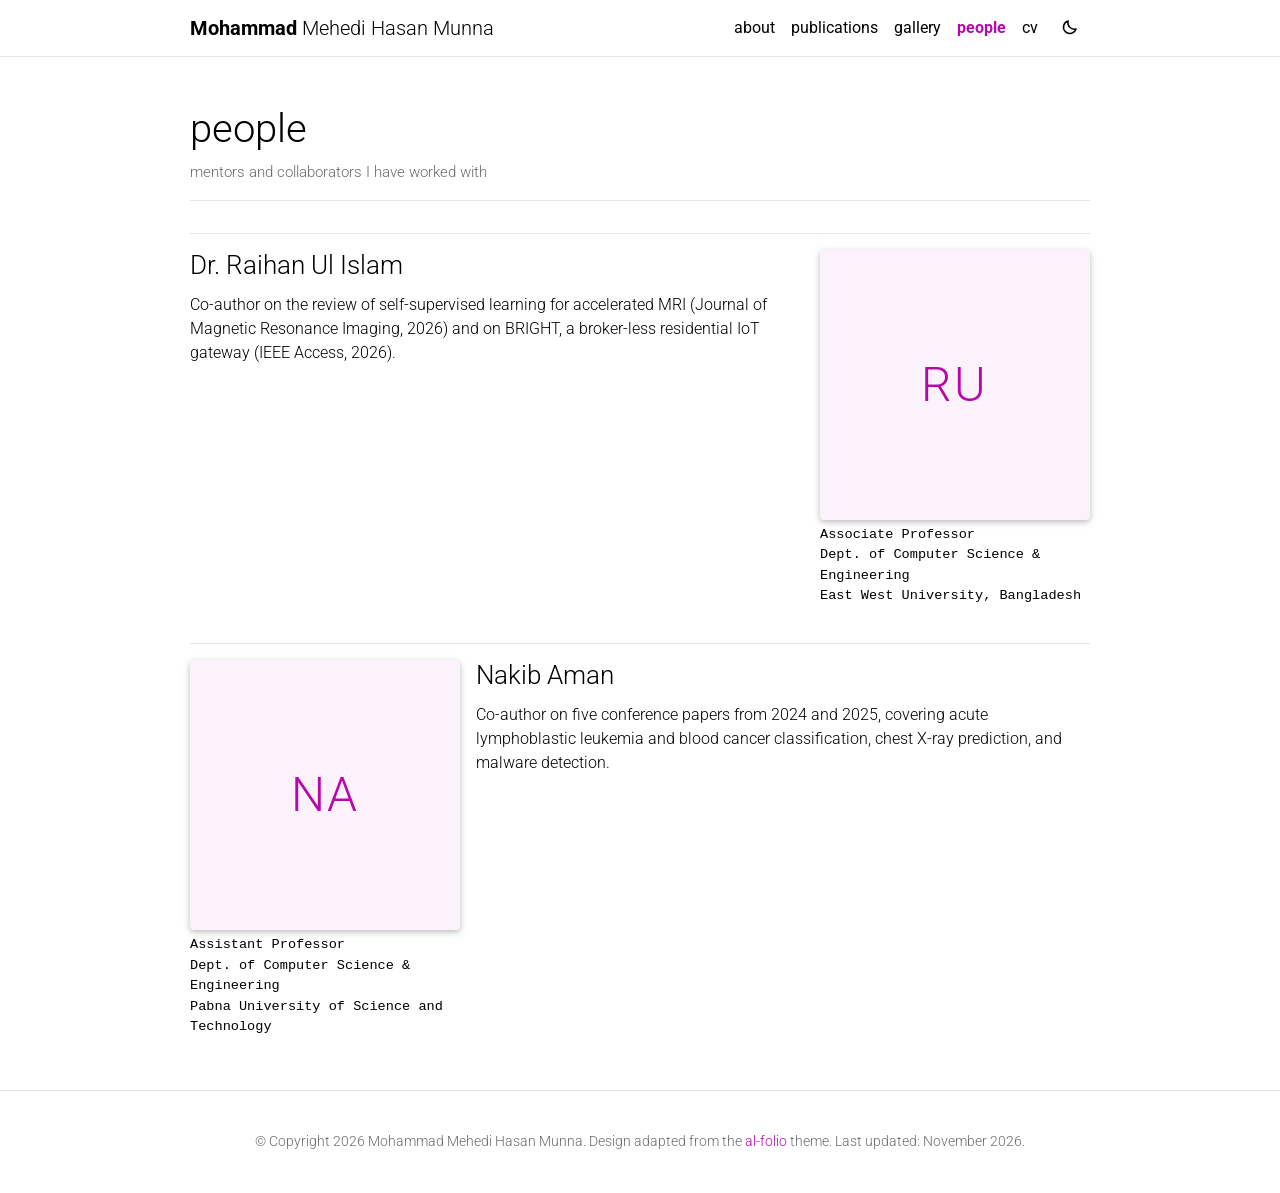
<file: people.html>
<!doctype html>
<html lang="en" data-theme="light">
<head>
  <meta charset="utf-8">
  <meta name="viewport" content="width=device-width, initial-scale=1">
  <title>people | Mohammad Mehedi Hasan Munna</title>
  <meta name="description" content="Mentors and collaborators of Mohammad Mehedi Hasan Munna.">
  <meta property="og:title" content="people | Mohammad Mehedi Hasan Munna">
  <meta property="og:description" content="Mentors and collaborators of Mohammad Mehedi Hasan Munna.">
  <meta property="og:type" content="profile">
  <meta property="og:image" content="assets/munna-og.jpg">
  <link rel="icon" href="data:image/svg+xml,%3Csvg xmlns='http://www.w3.org/2000/svg' viewBox='0 0 32 32'%3E%3Ctext x='16' y='23' font-size='20' text-anchor='middle' font-family='Arial' font-weight='700' fill='%23b509ac'%3EM%3C/text%3E%3C/svg%3E">
  <script>
    (function () {
      var t = null;
      try { t = localStorage.getItem('theme'); } catch (err) {}
      if (!t) t = window.matchMedia && window.matchMedia('(prefers-color-scheme: dark)').matches ? 'dark' : 'light';
      document.documentElement.setAttribute('data-theme', t);
    })();
  </script>
  <link rel="preconnect" href="https://fonts.googleapis.com">
  <link rel="preconnect" href="https://fonts.gstatic.com" crossorigin>
  <link href="https://fonts.googleapis.com/css2?family=Roboto:wght@300;400;500;700&display=swap" rel="stylesheet">
  <link rel="stylesheet" href="style.css">
</head>
<body>
  <a class="skip" href="#main">Skip to content</a>
  <header class="navbar">
    <div class="container nav-row">
      <a class="brand" href="index.html"><span class="strong">Mohammad</span> Mehedi Hasan Munna</a>
      <button type="button" class="menu-toggle" id="menu-toggle" aria-expanded="false" aria-controls="site-menu" aria-label="Menu">
        <span></span><span></span><span></span>
      </button>
      <nav id="site-menu" class="menu" aria-label="Main">
        <ul><li><a href="index.html">about</a></li><li><a href="publications.html">publications</a></li><li><a href="gallery.html">gallery</a></li><li><a href="people.html" aria-current="page">people</a></li><li><a href="cv.html">cv</a></li></ul>
        <button type="button" class="theme-toggle" id="theme-toggle" aria-label="Switch to dark mode"><span class="only-light"><svg viewBox="0 0 24 24" width="18" height="18" aria-hidden="true" fill="none" stroke="currentColor" stroke-width="2" stroke-linecap="round" stroke-linejoin="round"><path d="M20 14.5A8.5 8.5 0 0 1 9.5 4a8.5 8.5 0 1 0 10.5 10.5z"/></svg></span><span class="only-dark"><svg viewBox="0 0 24 24" width="18" height="18" aria-hidden="true" fill="none" stroke="currentColor" stroke-width="2" stroke-linecap="round"><circle cx="12" cy="12" r="4.5"/><path d="M12 2v2M12 20v2M4.9 4.9l1.4 1.4M17.7 17.7l1.4 1.4M2 12h2M20 12h2M4.9 19.1l1.4-1.4M17.7 6.3l1.4-1.4"/></svg></span></button>
      </nav>
    </div>
  </header>
  <main id="main" class="container">

    <div class="post">
      
    <header class="post-header">
      <h1 class="post-title">people</h1>
      <p class="post-description">mentors and collaborators I have worked with</p>
    </header>
      <article>
        <hr>
        <div class="profile float-right">
          <div class="initials z-depth-1 rounded" aria-hidden="true">RU</div>
          <div class="more-info"><p>Associate Professor</p><p>Dept. of Computer Science &amp; Engineering</p><p>East West University, Bangladesh</p></div>
        </div>
        <div class="clearfix">
          <h2 class="person-name">Dr. Raihan Ul Islam</h2>
          <p>Co-author on the review of self-supervised learning for accelerated MRI (Journal of Magnetic Resonance Imaging, 2026) and on BRIGHT, a broker-less residential IoT gateway (IEEE Access, 2026).</p>
        </div>
        <hr>
        <div class="profile float-left">
          <div class="initials z-depth-1 rounded" aria-hidden="true">NA</div>
          <div class="more-info"><p>Assistant Professor</p><p>Dept. of Computer Science &amp; Engineering</p><p>Pabna University of Science and Technology</p></div>
        </div>
        <div class="clearfix">
          <h2 class="person-name">Nakib Aman</h2>
          <p>Co-author on five conference papers from 2024 and 2025, covering acute lymphoblastic leukemia and blood cancer classification, chest X-ray prediction, and malware detection.</p>
        </div>
      </article>
    </div>
  </main>
  <footer class="site-foot">
    <div class="container">
      &copy; Copyright 2026 Mohammad Mehedi Hasan Munna. Design adapted from the <a href="https://github.com/alshedivat/al-folio">al-folio</a> theme. Last updated: November 2026.
    </div>
  </footer>

  <script>
    (function () {
      var root = document.documentElement;
      var btn = document.getElementById('theme-toggle');
      function sync() { btn.setAttribute('aria-label', root.getAttribute('data-theme') === 'dark' ? 'Switch to light mode' : 'Switch to dark mode'); }
      sync();
      btn.addEventListener('click', function () {
        var next = root.getAttribute('data-theme') === 'dark' ? 'light' : 'dark';
        root.setAttribute('data-theme', next);
        try { localStorage.setItem('theme', next); } catch (err) {}
        sync();
      });
      var menuBtn = document.getElementById('menu-toggle');
      var menu = document.getElementById('site-menu');
      root.classList.add('js');
      menuBtn.addEventListener('click', function () {
        var open = menuBtn.getAttribute('aria-expanded') === 'true';
        menuBtn.setAttribute('aria-expanded', String(!open));
        menu.classList.toggle('open', !open);
      });
    })();
  </script>

</body>
</html>
</file>
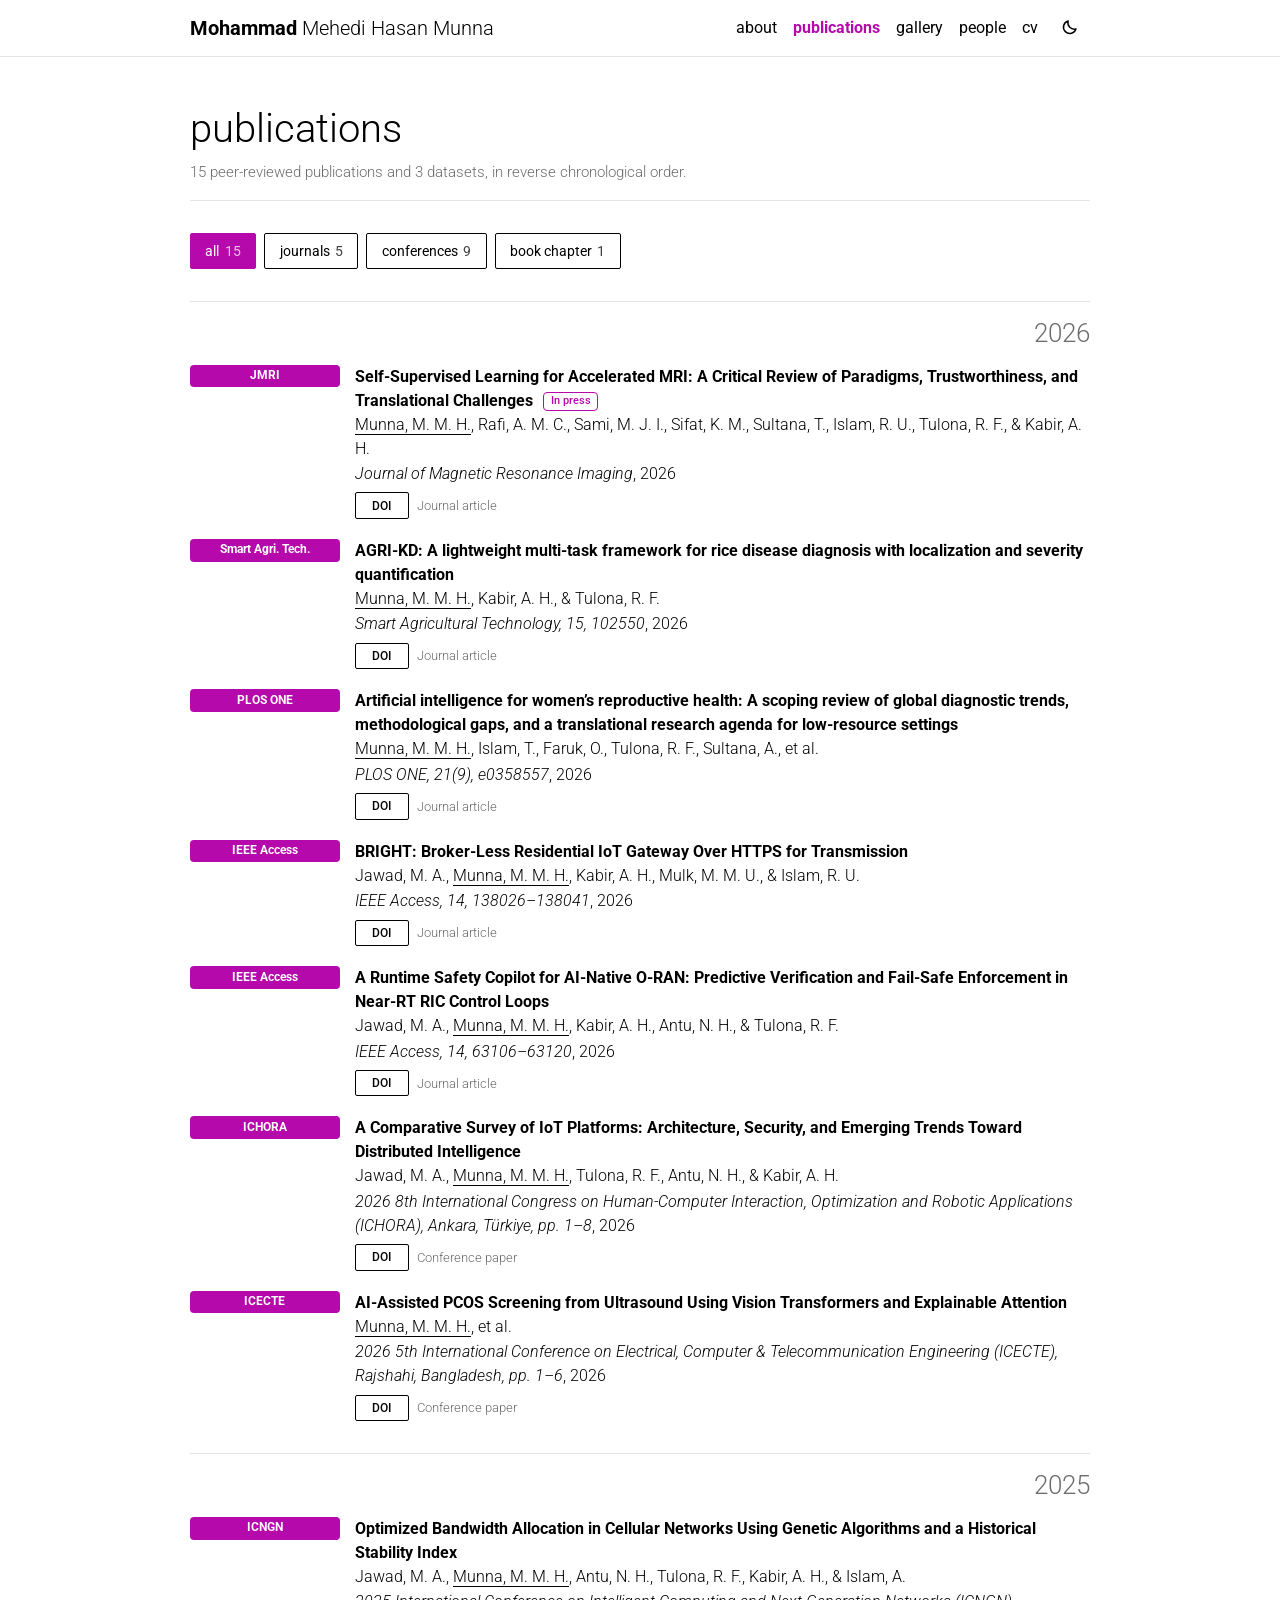
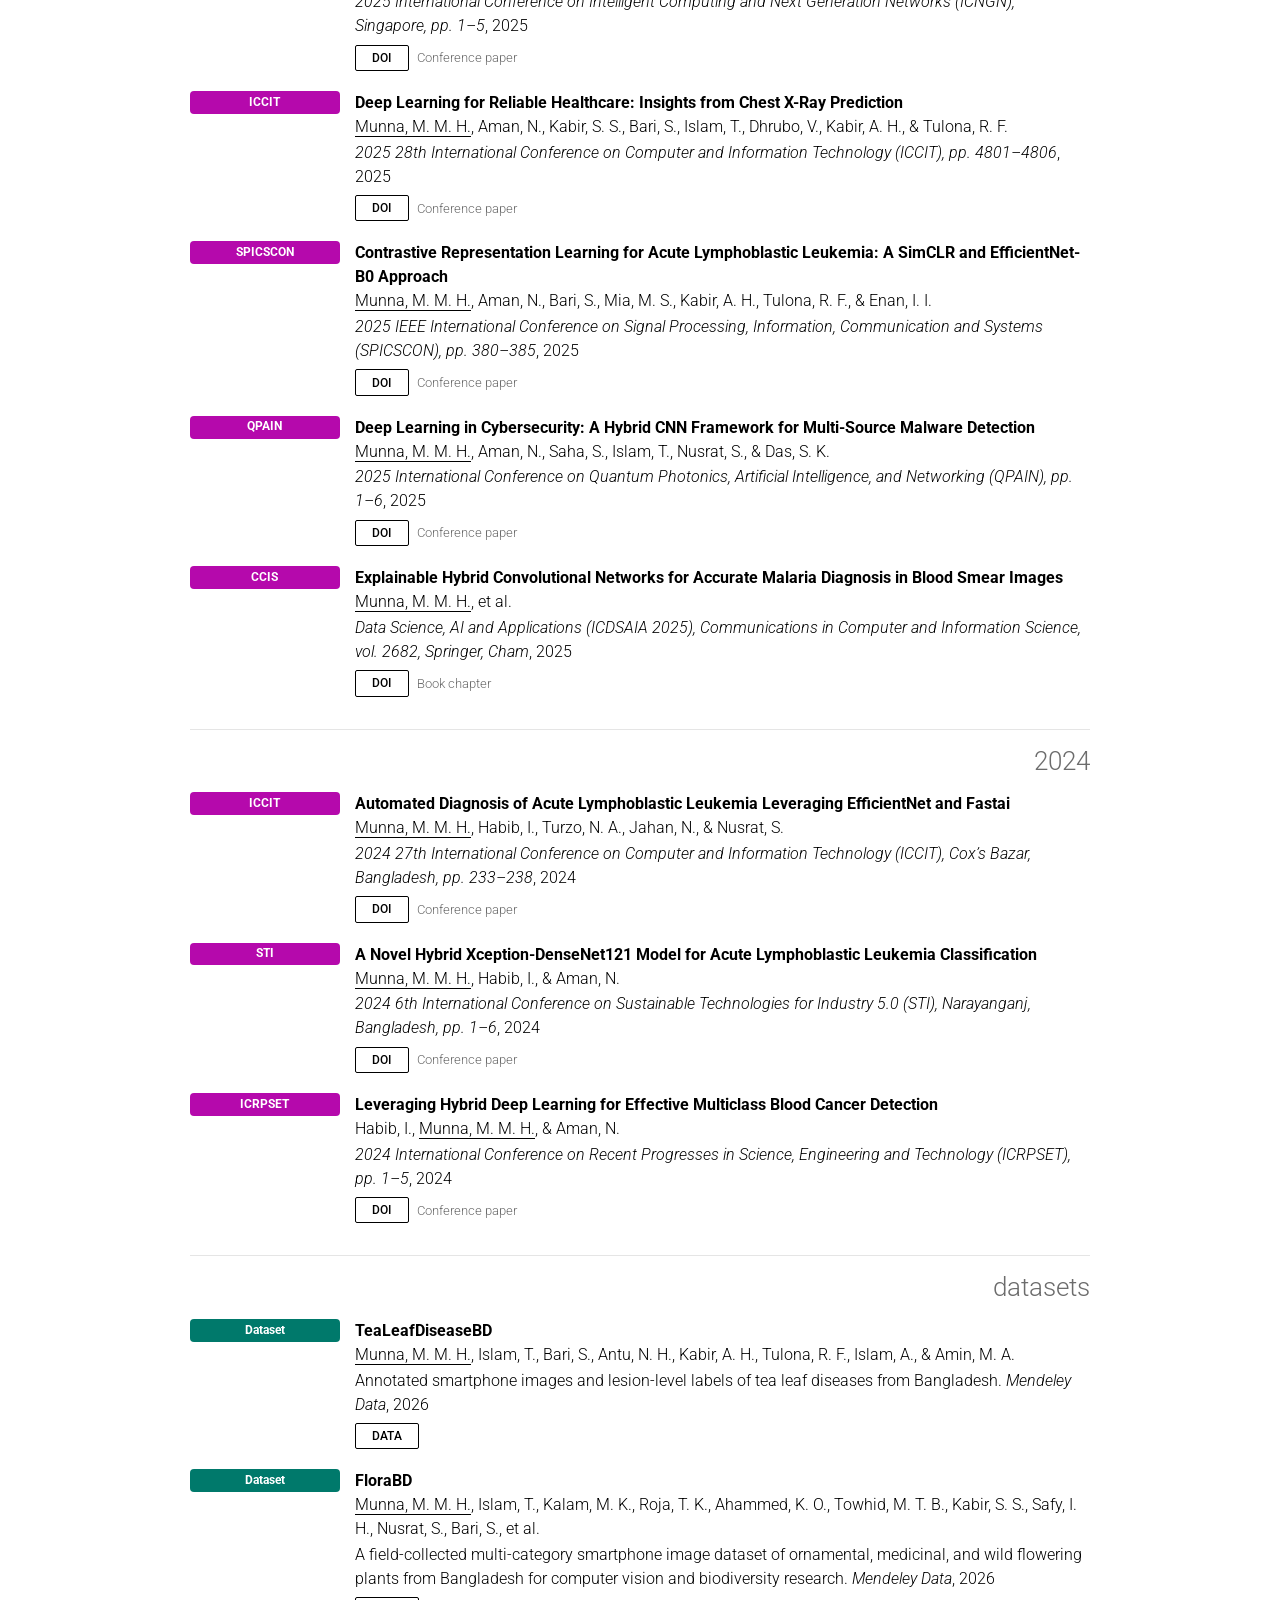
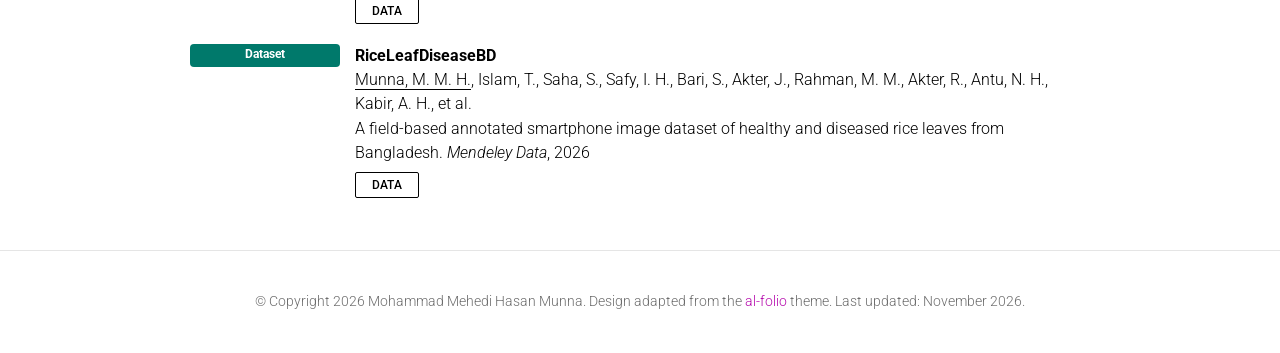
<file: publications.html>
<!doctype html>
<html lang="en" data-theme="light">
<head>
  <meta charset="utf-8">
  <meta name="viewport" content="width=device-width, initial-scale=1">
  <title>publications | Mohammad Mehedi Hasan Munna</title>
  <meta name="description" content="15 peer-reviewed publications and 3 datasets by Mohammad Mehedi Hasan Munna.">
  <meta property="og:title" content="publications | Mohammad Mehedi Hasan Munna">
  <meta property="og:description" content="15 peer-reviewed publications and 3 datasets by Mohammad Mehedi Hasan Munna.">
  <meta property="og:type" content="profile">
  <meta property="og:image" content="assets/munna-og.jpg">
  <link rel="icon" href="data:image/svg+xml,%3Csvg xmlns='http://www.w3.org/2000/svg' viewBox='0 0 32 32'%3E%3Ctext x='16' y='23' font-size='20' text-anchor='middle' font-family='Arial' font-weight='700' fill='%23b509ac'%3EM%3C/text%3E%3C/svg%3E">
  <script>
    (function () {
      var t = null;
      try { t = localStorage.getItem('theme'); } catch (err) {}
      if (!t) t = window.matchMedia && window.matchMedia('(prefers-color-scheme: dark)').matches ? 'dark' : 'light';
      document.documentElement.setAttribute('data-theme', t);
    })();
  </script>
  <link rel="preconnect" href="https://fonts.googleapis.com">
  <link rel="preconnect" href="https://fonts.gstatic.com" crossorigin>
  <link href="https://fonts.googleapis.com/css2?family=Roboto:wght@300;400;500;700&display=swap" rel="stylesheet">
  <link rel="stylesheet" href="style.css">
</head>
<body>
  <a class="skip" href="#main">Skip to content</a>
  <header class="navbar">
    <div class="container nav-row">
      <a class="brand" href="index.html"><span class="strong">Mohammad</span> Mehedi Hasan Munna</a>
      <button type="button" class="menu-toggle" id="menu-toggle" aria-expanded="false" aria-controls="site-menu" aria-label="Menu">
        <span></span><span></span><span></span>
      </button>
      <nav id="site-menu" class="menu" aria-label="Main">
        <ul><li><a href="index.html">about</a></li><li><a href="publications.html" aria-current="page">publications</a></li><li><a href="gallery.html">gallery</a></li><li><a href="people.html">people</a></li><li><a href="cv.html">cv</a></li></ul>
        <button type="button" class="theme-toggle" id="theme-toggle" aria-label="Switch to dark mode"><span class="only-light"><svg viewBox="0 0 24 24" width="18" height="18" aria-hidden="true" fill="none" stroke="currentColor" stroke-width="2" stroke-linecap="round" stroke-linejoin="round"><path d="M20 14.5A8.5 8.5 0 0 1 9.5 4a8.5 8.5 0 1 0 10.5 10.5z"/></svg></span><span class="only-dark"><svg viewBox="0 0 24 24" width="18" height="18" aria-hidden="true" fill="none" stroke="currentColor" stroke-width="2" stroke-linecap="round"><circle cx="12" cy="12" r="4.5"/><path d="M12 2v2M12 20v2M4.9 4.9l1.4 1.4M17.7 17.7l1.4 1.4M2 12h2M20 12h2M4.9 19.1l1.4-1.4M17.7 6.3l1.4-1.4"/></svg></span></button>
      </nav>
    </div>
  </header>
  <main id="main" class="container">

    <div class="post">
      
    <header class="post-header">
      <h1 class="post-title">publications</h1>
      <p class="post-description">15 peer-reviewed publications and 3 datasets, in reverse chronological order.</p>
    </header>
      <article class="publications">
        <div class="filter" role="group" aria-label="Filter publications by type" data-filter-group="pub-list"><button type="button" data-filter="all" aria-pressed="true">all <span class="count">15</span></button><button type="button" data-filter="journal" aria-pressed="false">journals <span class="count">5</span></button><button type="button" data-filter="conference" aria-pressed="false">conferences <span class="count">9</span></button><button type="button" data-filter="chapter" aria-pressed="false">book chapter <span class="count">1</span></button></div>
        <div id="pub-list">
<div data-group><h2 class="bibliography">2026</h2><ol class="bibliography">
          <li data-match="journal">
            <div class="bib-row">
              <div class="abbr"><abbr class="badge" title="Journal of Magnetic Resonance Imaging">JMRI</abbr></div>
              <div class="bib-body">
                <div class="title">Self-Supervised Learning for Accelerated MRI: A Critical Review of Paradigms, Trustworthiness, and Translational Challenges <span class="award">In press</span></div>
                <div class="author"><em>Munna, M. M. H.</em>, Rafi, A. M. C., Sami, M. J. I., Sifat, K. M., Sultana, T., Islam, R. U., Tulona, R. F., &amp; Kabir, A. H.</div>
                <div class="periodical"><em>Journal of Magnetic Resonance Imaging</em>, 2026</div>
                <div class="links"><a class="btn" href="https://doi.org/10.1002/jmri.70618">DOI</a><span class="kind">Journal article</span></div>
              </div>
            </div>
          </li>
          <li data-match="journal">
            <div class="bib-row">
              <div class="abbr"><abbr class="badge" title="Smart Agricultural Technology, 15, 102550">Smart Agri. Tech.</abbr></div>
              <div class="bib-body">
                <div class="title">AGRI-KD: A lightweight multi-task framework for rice disease diagnosis with localization and severity quantification</div>
                <div class="author"><em>Munna, M. M. H.</em>, Kabir, A. H., &amp; Tulona, R. F.</div>
                <div class="periodical"><em>Smart Agricultural Technology, 15, 102550</em>, 2026</div>
                <div class="links"><a class="btn" href="https://doi.org/10.1016/j.atech.2026.102550">DOI</a><span class="kind">Journal article</span></div>
              </div>
            </div>
          </li>
          <li data-match="journal">
            <div class="bib-row">
              <div class="abbr"><abbr class="badge" title="PLOS ONE, 21(9), e0358557">PLOS ONE</abbr></div>
              <div class="bib-body">
                <div class="title">Artificial intelligence for women’s reproductive health: A scoping review of global diagnostic trends, methodological gaps, and a translational research agenda for low-resource settings</div>
                <div class="author"><em>Munna, M. M. H.</em>, Islam, T., Faruk, O., Tulona, R. F., Sultana, A., et al.</div>
                <div class="periodical"><em>PLOS ONE, 21(9), e0358557</em>, 2026</div>
                <div class="links"><a class="btn" href="https://doi.org/10.1371/journal.pone.0358557">DOI</a><span class="kind">Journal article</span></div>
              </div>
            </div>
          </li>
          <li data-match="journal">
            <div class="bib-row">
              <div class="abbr"><abbr class="badge" title="IEEE Access, 14, 138026–138041">IEEE Access</abbr></div>
              <div class="bib-body">
                <div class="title">BRIGHT: Broker-Less Residential IoT Gateway Over HTTPS for Transmission</div>
                <div class="author">Jawad, M. A., <em>Munna, M. M. H.</em>, Kabir, A. H., Mulk, M. M. U., &amp; Islam, R. U.</div>
                <div class="periodical"><em>IEEE Access, 14, 138026–138041</em>, 2026</div>
                <div class="links"><a class="btn" href="https://doi.org/10.1109/ACCESS.2026.3730690">DOI</a><span class="kind">Journal article</span></div>
              </div>
            </div>
          </li>
          <li data-match="journal">
            <div class="bib-row">
              <div class="abbr"><abbr class="badge" title="IEEE Access, 14, 63106–63120">IEEE Access</abbr></div>
              <div class="bib-body">
                <div class="title">A Runtime Safety Copilot for AI-Native O-RAN: Predictive Verification and Fail-Safe Enforcement in Near-RT RIC Control Loops</div>
                <div class="author">Jawad, M. A., <em>Munna, M. M. H.</em>, Kabir, A. H., Antu, N. H., &amp; Tulona, R. F.</div>
                <div class="periodical"><em>IEEE Access, 14, 63106–63120</em>, 2026</div>
                <div class="links"><a class="btn" href="https://doi.org/10.1109/ACCESS.2026.3686132">DOI</a><span class="kind">Journal article</span></div>
              </div>
            </div>
          </li>
          <li data-match="conference">
            <div class="bib-row">
              <div class="abbr"><abbr class="badge" title="2026 8th International Congress on Human-Computer Interaction, Optimization and Robotic Applications (ICHORA), Ankara, Türkiye, pp. 1–8">ICHORA</abbr></div>
              <div class="bib-body">
                <div class="title">A Comparative Survey of IoT Platforms: Architecture, Security, and Emerging Trends Toward Distributed Intelligence</div>
                <div class="author">Jawad, M. A., <em>Munna, M. M. H.</em>, Tulona, R. F., Antu, N. H., &amp; Kabir, A. H.</div>
                <div class="periodical"><em>2026 8th International Congress on Human-Computer Interaction, Optimization and Robotic Applications (ICHORA), Ankara, Türkiye, pp. 1–8</em>, 2026</div>
                <div class="links"><a class="btn" href="https://doi.org/10.1109/ICHORA69329.2026.11537260">DOI</a><span class="kind">Conference paper</span></div>
              </div>
            </div>
          </li>
          <li data-match="conference">
            <div class="bib-row">
              <div class="abbr"><abbr class="badge" title="2026 5th International Conference on Electrical, Computer &amp; Telecommunication Engineering (ICECTE), Rajshahi, Bangladesh, pp. 1–6">ICECTE</abbr></div>
              <div class="bib-body">
                <div class="title">AI-Assisted PCOS Screening from Ultrasound Using Vision Transformers and Explainable Attention</div>
                <div class="author"><em>Munna, M. M. H.</em>, et al.</div>
                <div class="periodical"><em>2026 5th International Conference on Electrical, Computer &amp; Telecommunication Engineering (ICECTE), Rajshahi, Bangladesh, pp. 1–6</em>, 2026</div>
                <div class="links"><a class="btn" href="https://doi.org/10.1109/ICECTE69292.2026.11429340">DOI</a><span class="kind">Conference paper</span></div>
              </div>
            </div>
          </li>
        </ol></div><div data-group><h2 class="bibliography">2025</h2><ol class="bibliography">
          <li data-match="conference">
            <div class="bib-row">
              <div class="abbr"><abbr class="badge" title="2025 International Conference on Intelligent Computing and Next Generation Networks (ICNGN), Singapore, pp. 1–5">ICNGN</abbr></div>
              <div class="bib-body">
                <div class="title">Optimized Bandwidth Allocation in Cellular Networks Using Genetic Algorithms and a Historical Stability Index</div>
                <div class="author">Jawad, M. A., <em>Munna, M. M. H.</em>, Antu, N. H., Tulona, R. F., Kabir, A. H., &amp; Islam, A.</div>
                <div class="periodical"><em>2025 International Conference on Intelligent Computing and Next Generation Networks (ICNGN), Singapore, pp. 1–5</em>, 2025</div>
                <div class="links"><a class="btn" href="https://doi.org/10.1109/ICNGN67480.2025.11413736">DOI</a><span class="kind">Conference paper</span></div>
              </div>
            </div>
          </li>
          <li data-match="conference">
            <div class="bib-row">
              <div class="abbr"><abbr class="badge" title="2025 28th International Conference on Computer and Information Technology (ICCIT), pp. 4801–4806">ICCIT</abbr></div>
              <div class="bib-body">
                <div class="title">Deep Learning for Reliable Healthcare: Insights from Chest X-Ray Prediction</div>
                <div class="author"><em>Munna, M. M. H.</em>, Aman, N., Kabir, S. S., Bari, S., Islam, T., Dhrubo, V., Kabir, A. H., &amp; Tulona, R. F.</div>
                <div class="periodical"><em>2025 28th International Conference on Computer and Information Technology (ICCIT), pp. 4801–4806</em>, 2025</div>
                <div class="links"><a class="btn" href="https://doi.org/10.1109/ICCIT68739.2025.11491187">DOI</a><span class="kind">Conference paper</span></div>
              </div>
            </div>
          </li>
          <li data-match="conference">
            <div class="bib-row">
              <div class="abbr"><abbr class="badge" title="2025 IEEE International Conference on Signal Processing, Information, Communication and Systems (SPICSCON), pp. 380–385">SPICSCON</abbr></div>
              <div class="bib-body">
                <div class="title">Contrastive Representation Learning for Acute Lymphoblastic Leukemia: A SimCLR and EfficientNet-B0 Approach</div>
                <div class="author"><em>Munna, M. M. H.</em>, Aman, N., Bari, S., Mia, M. S., Kabir, A. H., Tulona, R. F., &amp; Enan, I. I.</div>
                <div class="periodical"><em>2025 IEEE International Conference on Signal Processing, Information, Communication and Systems (SPICSCON), pp. 380–385</em>, 2025</div>
                <div class="links"><a class="btn" href="https://doi.org/10.1109/SPICSCON69221.2025.11504078">DOI</a><span class="kind">Conference paper</span></div>
              </div>
            </div>
          </li>
          <li data-match="conference">
            <div class="bib-row">
              <div class="abbr"><abbr class="badge" title="2025 International Conference on Quantum Photonics, Artificial Intelligence, and Networking (QPAIN), pp. 1–6">QPAIN</abbr></div>
              <div class="bib-body">
                <div class="title">Deep Learning in Cybersecurity: A Hybrid CNN Framework for Multi-Source Malware Detection</div>
                <div class="author"><em>Munna, M. M. H.</em>, Aman, N., Saha, S., Islam, T., Nusrat, S., &amp; Das, S. K.</div>
                <div class="periodical"><em>2025 International Conference on Quantum Photonics, Artificial Intelligence, and Networking (QPAIN), pp. 1–6</em>, 2025</div>
                <div class="links"><a class="btn" href="https://doi.org/10.1109/QPAIN66474.2025.11171945">DOI</a><span class="kind">Conference paper</span></div>
              </div>
            </div>
          </li>
          <li data-match="chapter">
            <div class="bib-row">
              <div class="abbr"><abbr class="badge" title="Data Science, AI and Applications (ICDSAIA 2025), Communications in Computer and Information Science, vol. 2682, Springer, Cham">CCIS</abbr></div>
              <div class="bib-body">
                <div class="title">Explainable Hybrid Convolutional Networks for Accurate Malaria Diagnosis in Blood Smear Images</div>
                <div class="author"><em>Munna, M. M. H.</em>, et al.</div>
                <div class="periodical"><em>Data Science, AI and Applications (ICDSAIA 2025), Communications in Computer and Information Science, vol. 2682, Springer, Cham</em>, 2025</div>
                <div class="links"><a class="btn" href="https://doi.org/10.1007/978-3-032-11352-8_4">DOI</a><span class="kind">Book chapter</span></div>
              </div>
            </div>
          </li>
        </ol></div><div data-group><h2 class="bibliography">2024</h2><ol class="bibliography">
          <li data-match="conference">
            <div class="bib-row">
              <div class="abbr"><abbr class="badge" title="2024 27th International Conference on Computer and Information Technology (ICCIT), Cox’s Bazar, Bangladesh, pp. 233–238">ICCIT</abbr></div>
              <div class="bib-body">
                <div class="title">Automated Diagnosis of Acute Lymphoblastic Leukemia Leveraging EfficientNet and Fastai</div>
                <div class="author"><em>Munna, M. M. H.</em>, Habib, I., Turzo, N. A., Jahan, N., &amp; Nusrat, S.</div>
                <div class="periodical"><em>2024 27th International Conference on Computer and Information Technology (ICCIT), Cox’s Bazar, Bangladesh, pp. 233–238</em>, 2024</div>
                <div class="links"><a class="btn" href="https://doi.org/10.1109/ICCIT64611.2024.11021950">DOI</a><span class="kind">Conference paper</span></div>
              </div>
            </div>
          </li>
          <li data-match="conference">
            <div class="bib-row">
              <div class="abbr"><abbr class="badge" title="2024 6th International Conference on Sustainable Technologies for Industry 5.0 (STI), Narayanganj, Bangladesh, pp. 1–6">STI</abbr></div>
              <div class="bib-body">
                <div class="title">A Novel Hybrid Xception-DenseNet121 Model for Acute Lymphoblastic Leukemia Classification</div>
                <div class="author"><em>Munna, M. M. H.</em>, Habib, I., &amp; Aman, N.</div>
                <div class="periodical"><em>2024 6th International Conference on Sustainable Technologies for Industry 5.0 (STI), Narayanganj, Bangladesh, pp. 1–6</em>, 2024</div>
                <div class="links"><a class="btn" href="https://doi.org/10.1109/STI64222.2024.10951150">DOI</a><span class="kind">Conference paper</span></div>
              </div>
            </div>
          </li>
          <li data-match="conference">
            <div class="bib-row">
              <div class="abbr"><abbr class="badge" title="2024 International Conference on Recent Progresses in Science, Engineering and Technology (ICRPSET), pp. 1–5">ICRPSET</abbr></div>
              <div class="bib-body">
                <div class="title">Leveraging Hybrid Deep Learning for Effective Multiclass Blood Cancer Detection</div>
                <div class="author">Habib, I., <em>Munna, M. M. H.</em>, &amp; Aman, N.</div>
                <div class="periodical"><em>2024 International Conference on Recent Progresses in Science, Engineering and Technology (ICRPSET), pp. 1–5</em>, 2024</div>
                <div class="links"><a class="btn" href="https://doi.org/10.1109/ICRPSET64863.2024.10955897">DOI</a><span class="kind">Conference paper</span></div>
              </div>
            </div>
          </li>
        </ol></div>
        </div>
        <h2 class="bibliography">datasets</h2>
        <ol class="bibliography">
          <li>
            <div class="bib-row">
              <div class="abbr"><abbr class="badge badge-data" title="Mendeley Data">Dataset</abbr></div>
              <div class="bib-body">
                <div class="title">TeaLeafDiseaseBD</div>
                <div class="author"><em>Munna, M. M. H.</em>, Islam, T., Bari, S., Antu, N. H., Kabir, A. H., Tulona, R. F., Islam, A., &amp; Amin, M. A.</div>
                <div class="periodical">Annotated smartphone images and lesion-level labels of tea leaf diseases from Bangladesh. <em>Mendeley Data</em>, 2026</div>
                <div class="links"><a class="btn" href="https://doi.org/10.17632/JCVXM4GH7D.1">DATA</a></div>
              </div>
            </div>
          </li>
          <li>
            <div class="bib-row">
              <div class="abbr"><abbr class="badge badge-data" title="Mendeley Data">Dataset</abbr></div>
              <div class="bib-body">
                <div class="title">FloraBD</div>
                <div class="author"><em>Munna, M. M. H.</em>, Islam, T., Kalam, M. K., Roja, T. K., Ahammed, K. O., Towhid, M. T. B., Kabir, S. S., Safy, I. H., Nusrat, S., Bari, S., et al.</div>
                <div class="periodical">A field-collected multi-category smartphone image dataset of ornamental, medicinal, and wild flowering plants from Bangladesh for computer vision and biodiversity research. <em>Mendeley Data</em>, 2026</div>
                <div class="links"><a class="btn" href="https://data.mendeley.com/datasets/r9whm6nz8n/1">DATA</a></div>
              </div>
            </div>
          </li>
          <li>
            <div class="bib-row">
              <div class="abbr"><abbr class="badge badge-data" title="Mendeley Data">Dataset</abbr></div>
              <div class="bib-body">
                <div class="title">RiceLeafDiseaseBD</div>
                <div class="author"><em>Munna, M. M. H.</em>, Islam, T., Saha, S., Safy, I. H., Bari, S., Akter, J., Rahman, M. M., Akter, R., Antu, N. H., Kabir, A. H., et al.</div>
                <div class="periodical">A field-based annotated smartphone image dataset of healthy and diseased rice leaves from Bangladesh. <em>Mendeley Data</em>, 2026</div>
                <div class="links"><a class="btn" href="https://data.mendeley.com/datasets/86s4jzj2m4/2">DATA</a></div>
              </div>
            </div>
          </li>
        </ol>
      </article>
    </div>
  </main>
  <footer class="site-foot">
    <div class="container">
      &copy; Copyright 2026 Mohammad Mehedi Hasan Munna. Design adapted from the <a href="https://github.com/alshedivat/al-folio">al-folio</a> theme. Last updated: November 2026.
    </div>
  </footer>

  <script>
    (function () {
      var root = document.documentElement;
      var btn = document.getElementById('theme-toggle');
      function sync() { btn.setAttribute('aria-label', root.getAttribute('data-theme') === 'dark' ? 'Switch to light mode' : 'Switch to dark mode'); }
      sync();
      btn.addEventListener('click', function () {
        var next = root.getAttribute('data-theme') === 'dark' ? 'light' : 'dark';
        root.setAttribute('data-theme', next);
        try { localStorage.setItem('theme', next); } catch (err) {}
        sync();
      });
      var menuBtn = document.getElementById('menu-toggle');
      var menu = document.getElementById('site-menu');
      root.classList.add('js');
      menuBtn.addEventListener('click', function () {
        var open = menuBtn.getAttribute('aria-expanded') === 'true';
        menuBtn.setAttribute('aria-expanded', String(!open));
        menu.classList.toggle('open', !open);
      });
    })();
  </script>

  <script>
    document.querySelectorAll('[data-filter-group]').forEach(function (bar) {
      var target = document.getElementById(bar.dataset.filterGroup);
      var buttons = bar.querySelectorAll('button');
      buttons.forEach(function (b) {
        b.addEventListener('click', function () {
          var f = b.dataset.filter;
          buttons.forEach(function (x) { x.setAttribute('aria-pressed', String(x === b)); });
          target.querySelectorAll('[data-match]').forEach(function (item) {
            item.hidden = !(f === 'all' || item.dataset.match.split('|').indexOf(f) !== -1);
          });
          target.querySelectorAll('[data-group]').forEach(function (g) {
            g.hidden = !g.querySelector('[data-match]:not([hidden])');
          });
        });
      });
    });
  </script>
</body>
</html>
</file>
<file: style.css>
/* Look adapted from the al-folio Jekyll theme (MIT, github.com/alshedivat/al-folio):
   colours, 930px column, navbar, profile floats and bibliography layout follow its SCSS. */
:root {
  color-scheme: light;
  --bg: #ffffff;
  --text: #000000;
  --text-light: #6c6c6c;      /* al-folio uses #828282; darkened slightly to pass WCAG AA */
  --theme: #b509ac;
  --on-theme: #ffffff;
  --divider: rgba(0, 0, 0, 0.1);
  --card: #ffffff;
  --highlight: #b71c1c;
  --code-bg: rgba(181, 9, 172, 0.05);
  --shadow: 0 2px 5px 0 rgba(0, 0, 0, 0.16), 0 2px 10px 0 rgba(0, 0, 0, 0.12);
}
html[data-theme="dark"] {
  color-scheme: dark;
  --bg: #1c1c1d;
  --text: #e8e8e8;
  --text-light: #a6a6a6;
  --theme: #2698ba;
  --on-theme: #121214;
  --divider: #424246;
  --card: #212529;
  --highlight: #c62828;
  --code-bg: #2c3237;
  --shadow: 0 2px 5px 0 rgba(0, 0, 0, 0.5), 0 2px 10px 0 rgba(0, 0, 0, 0.4);
}

*, *::before, *::after { box-sizing: border-box; }
html { -webkit-text-size-adjust: 100%; scroll-behavior: smooth; }
@media (prefers-reduced-motion: reduce) { html { scroll-behavior: auto; } }
body {
  margin: 0;
  padding-top: 57px;
  background: var(--bg);
  color: var(--text);
  font-family: "Roboto", -apple-system, "Segoe UI", Helvetica, Arial, sans-serif;
  font-weight: 300;
  font-size: 1rem;
  line-height: 1.5;
}
img { max-width: 100%; }
a { color: var(--theme); text-decoration: none; }
a:hover { color: var(--theme); text-decoration: underline; }
:focus-visible { outline: 2px solid var(--theme); outline-offset: 2px; }
strong, .strong { font-weight: 700; }
em { font-style: italic; }
hr { border: 0; border-top: 1px solid var(--divider); margin: 1rem 0; }
h1, h2, h3 { font-weight: 300; line-height: 1.2; scroll-margin-top: 66px; }
h2 { font-size: 2rem; margin: 2.25rem 0 1rem; }
h2 a { color: inherit; }
.muted { color: var(--text-light); }
.skip { position: absolute; left: -999px; top: 0; z-index: 30; background: var(--theme); color: var(--on-theme); padding: .5rem 1rem; }
.skip:focus { left: 1rem; top: .5rem; }

.container { max-width: 930px; margin: 0 auto; padding: 0 15px; }
main.container { padding-top: 3rem; padding-bottom: 2rem; }

/* ---------- navbar ---------- */
.navbar {
  position: fixed; top: 0; left: 0; right: 0; z-index: 20;
  background: var(--bg);
  border-bottom: 1px solid var(--divider);
}
.nav-row { display: flex; align-items: center; justify-content: space-between; min-height: 56px; gap: 1rem; flex-wrap: wrap; }
.brand { color: var(--text); font-size: 1.25rem; font-weight: 300; white-space: nowrap; }
.brand:hover { color: var(--theme); text-decoration: none; }
.menu { display: flex; align-items: center; gap: .25rem; }
.menu ul { list-style: none; margin: 0; padding: 0; display: flex; flex-wrap: wrap; }
.menu a { display: block; padding: .5rem .5rem; color: var(--text); font-weight: 400; }
.menu a:hover { color: var(--theme); text-decoration: none; }
.menu a[aria-current="page"] { color: var(--theme); font-weight: 700; }
.theme-toggle, .menu-toggle { background: none; border: 0; color: var(--text); cursor: pointer; padding: .5rem; min-width: 40px; min-height: 40px; }
.theme-toggle:hover { color: var(--theme); }
.only-dark { display: none; }
html[data-theme="dark"] .only-dark { display: inline; }
html[data-theme="dark"] .only-light { display: none; }
.menu-toggle { display: none; }
.menu-toggle span { display: block; width: 22px; height: 2px; margin: 4px 0; background: var(--text); border-radius: 1px; }

@media (max-width: 575.98px) {
  .nav-row { gap: .25rem; flex-wrap: wrap; }
  .brand { font-size: 1.05rem; flex: 1 1 auto; min-width: 0; overflow: hidden; text-overflow: ellipsis; }
  .profile img, .profile .initials { max-width: 320px; }
  .menu-toggle { display: block; }
  .js .menu { display: none; width: 100%; flex-direction: column; align-items: flex-start; padding-bottom: .5rem; }
  .js .menu.open { display: flex; }
  .menu ul { flex-direction: column; width: 100%; }
  .menu a { padding: .5rem 0; }
  .theme-toggle { padding-left: 0; }
}

/* ---------- page headers ---------- */
.post-header { margin-bottom: 2rem; }
.post-title { font-size: 2.5rem; margin: 0 0 .5rem; }
.about-title { font-size: 2.5rem; }
.desc { margin: 0; }
.post-description { margin: 0; color: var(--text-light); font-size: .95rem; }
.post-header::after { content: ""; display: block; border-bottom: 1px solid var(--divider); margin-top: 1rem; }

/* ---------- about + profiles ---------- */
.clearfix::after { content: ""; display: table; clear: both; }
.clearfix p { margin: 0 0 1rem; }
.profile { width: 100%; margin-bottom: 1rem; }
.profile img, .profile .initials { width: 100%; display: block; }
.rounded { border-radius: .25rem; }
.z-depth-1 { box-shadow: var(--shadow); }
.profile .more-info { margin: 5px 0; font-family: ui-monospace, SFMono-Regular, Menlo, Consolas, monospace; font-size: .85rem; font-weight: 400; }
.profile .more-info p { display: inline; margin: 0; }
.profile .more-info p + p::before { content: ", "; }
@media (min-width: 576px) {
  .profile { width: 30%; }
  .profile.float-right { float: right; margin-left: 1rem; }
  .profile.float-left { float: left; margin-right: 1rem; }
  .profile .more-info p { display: block; }
  .profile .more-info p + p::before { content: none; }
  .profile img, .profile .initials { max-width: none; }
}
.initials {
  aspect-ratio: 1 / 1; display: flex !important; align-items: center; justify-content: center;
  background: var(--code-bg); color: var(--theme); font-size: 3rem; font-weight: 300; letter-spacing: .05em;
}
.person-name { font-size: 1.6rem; margin: 0 0 .75rem; }

/* news table */
.news table { width: 100%; border-collapse: collapse; }
.news th, .news td { text-align: left; vertical-align: top; padding: .3rem .5rem .3rem 0; }
.news th { width: 20%; font-weight: 700; white-space: nowrap; }

.current { padding-left: 1.25rem; margin: 0; }
.current li { margin-bottom: .4rem; }

.social { text-align: center; margin: 3rem 0 1rem; display: flex; flex-wrap: wrap; justify-content: center; gap: .5rem 1.5rem; font-size: 1.05rem; font-weight: 400; }
.social a { color: var(--text); }
.social a:hover { color: var(--theme); }

/* ---------- bibliography ---------- */
.publications { margin-top: 1rem; }
ol.bibliography { list-style: none; padding: 0; margin: 0; }
ol.bibliography li { margin-bottom: 1.25rem; }
.bib-row { display: grid; grid-template-columns: 16.66% minmax(0, 1fr); gap: 15px; }
.abbr .badge {
  display: block; width: 100%; text-align: center; text-decoration: none;
  background: var(--theme); color: var(--on-theme); font-size: .75rem; font-weight: 700;
  padding: .3em .4em; border-radius: .25rem; line-height: 1.3; overflow-wrap: anywhere;
}
.abbr .badge-data { background: #00796b; }
.bib-body .title { font-weight: 700; }
.bib-body .author em { font-style: normal; border-bottom: 1px solid; }
.bib-body .periodical { margin-top: .1rem; }
.links { margin-top: .4rem; display: flex; flex-wrap: wrap; gap: .5rem; align-items: center; }
.links .btn {
  font-size: .75rem; font-weight: 500; color: var(--text); border: 1px solid var(--text);
  padding: .2rem 1rem; border-radius: .125rem; letter-spacing: .02em;
}
.links .btn:hover { color: var(--theme); border-color: var(--theme); text-decoration: none; }
.links .kind { font-size: .8rem; color: var(--text-light); }
.award { display: inline-block; margin-left: .4rem; font-size: .7rem; font-weight: 500; color: var(--theme); border: 1px solid var(--theme); border-radius: .25rem; padding: 0 .4rem; vertical-align: .15em; }
h2.bibliography {
  color: var(--text-light); border-top: 1px solid var(--divider);
  padding-top: 1rem; margin: 2rem 0 1rem; text-align: right; font-size: 1.6rem;
}

.filter { display: flex; flex-wrap: wrap; gap: .5rem; margin-bottom: 1rem; }
.filter button {
  font: inherit; font-size: .85rem; font-weight: 400; cursor: pointer;
  background: transparent; color: var(--text); border: 1px solid var(--text);
  border-radius: .125rem; padding: .3rem .9rem; min-height: 36px;
}
.filter button:hover { color: var(--theme); border-color: var(--theme); }
.filter button[aria-pressed="true"] { background: var(--theme); border-color: var(--theme); color: var(--on-theme); }
.filter .count { opacity: .75; margin-left: .15rem; }

/* ---------- gallery ---------- */
.gallery { list-style: none; padding: 0; margin: 1.5rem 0 0; display: grid; grid-template-columns: repeat(auto-fill, minmax(260px, 1fr)); gap: 2rem 1.5rem; }
.shot figure { margin: 0; }
.shot-open { display: block; width: 100%; padding: 0; border: 0; background: none; cursor: zoom-in; }
.shot-open img { display: block; width: 100%; aspect-ratio: 4 / 3; object-fit: cover; }
.shot .cap { font-weight: 500; margin: .75rem 0 0; }
.shot .meta { margin: .15rem 0 0; color: var(--text-light); font-size: .9rem; }
.tags { margin: .4rem 0 0; display: flex; flex-wrap: wrap; gap: .35rem; }
.tag { font-size: .75rem; font-weight: 500; color: var(--theme); border: 1px solid var(--theme); border-radius: .25rem; padding: .05rem .45rem; }
.empty { padding: 2.5rem 1rem; text-align: center; color: var(--text-light); border: 1px dashed var(--divider); border-radius: .25rem; }
.lightbox { border: 0; padding: 0; background: transparent; max-width: min(92vw, 1100px); }
.lightbox::backdrop { background: rgba(0, 0, 0, .85); }
.lightbox img { display: block; max-height: 80vh; max-width: 100%; margin: 0 auto; }
.lb-cap { color: #fff; text-align: center; margin: .75rem 0 0; }
.lb-close { display: block; margin: 0 0 .5rem auto; font: inherit; color: #fff; background: none; border: 1px solid rgba(255,255,255,.6); border-radius: .125rem; padding: .2rem .8rem; cursor: pointer; }

/* ---------- cv ---------- */
.card { background: var(--card); border: 1px solid var(--divider); border-radius: .25rem; padding: 1rem 1.25rem; margin-bottom: 1.25rem; }
.card-title { font-size: 1.5rem; font-weight: 400; margin: 0 0 .75rem; }
.cv-list { list-style: none; margin: 0; padding: 0; }
.cv-list > li { display: grid; grid-template-columns: 9.5rem minmax(0, 1fr); gap: 1rem; padding: .7rem 0; border-top: 1px solid var(--divider); }
.cv-list > li:first-child { border-top: 0; padding-top: 0; }
.badge-date { display: inline-block; background: var(--highlight); color: #fff; font-size: .75rem; font-weight: 700; padding: .25em .5em; border-radius: .25rem; white-space: nowrap; }
.cv-title { font-weight: 500; }
.cv-sub { font-size: .95rem; }
.cv-points { margin: .4rem 0 0; padding-left: 1.1rem; font-size: .95rem; }
.cv-points li { margin-bottom: .25rem; }
table.kv { width: 100%; border-collapse: collapse; }
table.kv th, table.kv td { text-align: left; vertical-align: top; padding: .5rem 1rem .5rem 0; border-top: 1px solid var(--divider); }
table.kv tr:first-child th, table.kv tr:first-child td { border-top: 0; }
table.kv th { width: 30%; font-weight: 500; }

/* ---------- footer ---------- */
.site-foot { border-top: 1px solid var(--divider); padding: 2.5rem 0; font-size: .9rem; text-align: center; color: var(--text-light); }

@media (max-width: 575.98px) {
  .post-title, .about-title { font-size: 2rem; }
  .bib-row { grid-template-columns: 1fr; gap: .35rem; }
  .abbr .badge { display: inline-block; width: auto; }
  .cv-list > li { grid-template-columns: 1fr; gap: .3rem; }
  .news th { width: auto; padding-right: .75rem; }
  table.kv th { width: 40%; }
}

@media print {
  .navbar, .filter, .skip { display: none; }
  body { padding-top: 0; }
  [hidden] { display: block !important; }
}
</file>
